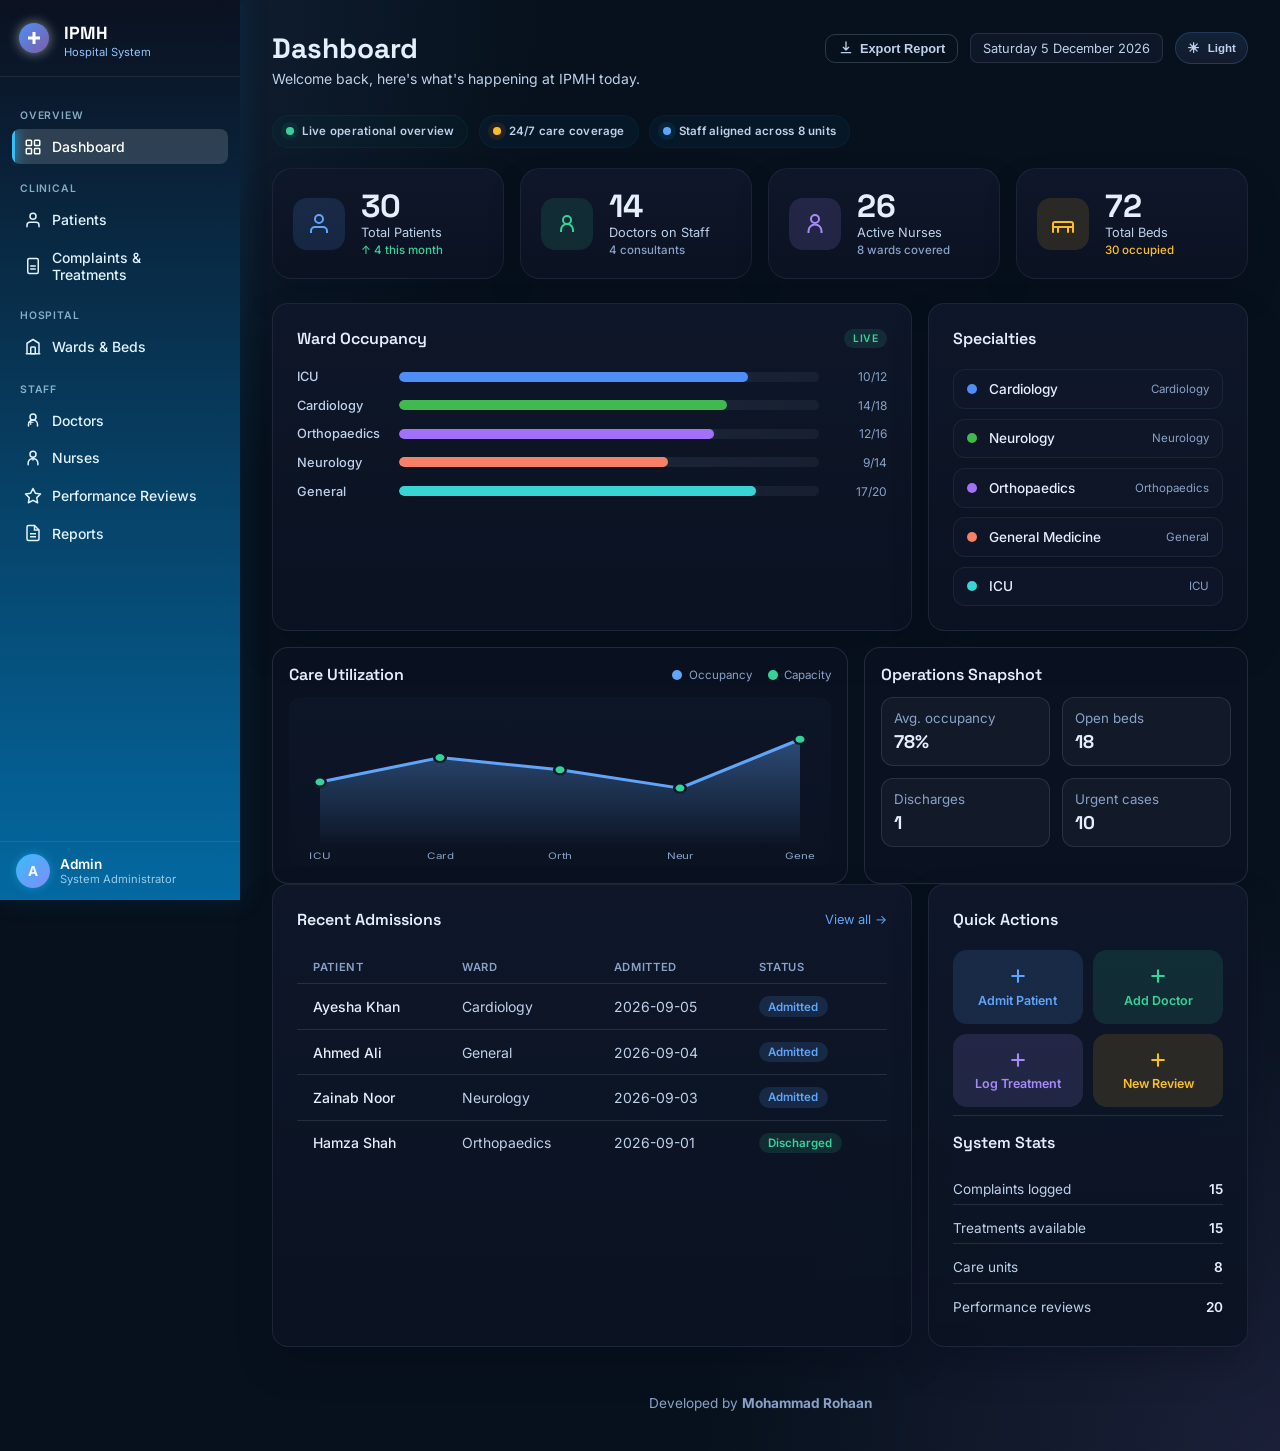
<file: index.html>
<!DOCTYPE html>
<html lang="en">

<head>
  <meta charset="UTF-8" />
  <meta name="viewport" content="width=device-width, initial-scale=1.0" />
  <meta name="description"
    content="Ivor Paine Memorial Hospital — Hospital Management System for managing patients, staff, wards, and medical records." />
  <title>IPMH — Hospital Management System</title>
  <link rel="stylesheet" href="css/global.css?v=responsive-20260906" />
  <link rel="stylesheet" href="css/dashboard.css" />
  <link rel="preconnect" href="https://fonts.googleapis.com" />
  <link rel="preconnect" href="https://fonts.gstatic.com" crossorigin />
  <link
    href="https://fonts.googleapis.com/css2?family=Inter:wght@300;400;500;600;700;800&family=Space+Grotesk:wght@400;500;600;700&display=swap"
    rel="stylesheet" />
</head>

<body>
  <!-- ── Sidebar Navigation ── -->
  <aside class="sidebar" id="sidebar">
    <div class="sidebar-brand">
      <div class="brand-icon">
        <svg viewBox="0 0 24 24" fill="none" xmlns="http://www.w3.org/2000/svg">
          <path d="M12 2C6.477 2 2 6.477 2 12s4.477 10 10 10 10-4.477 10-10S17.523 2 12 2z" fill="url(#brandGrad)" />
          <path d="M11 8h2v3h3v2h-3v3h-2v-3H8v-2h3V8z" fill="#fff" />
          <defs>
            <linearGradient id="brandGrad" x1="2" y1="2" x2="22" y2="22" gradientUnits="userSpaceOnUse">
              <stop stop-color="#4f8ef7" />
              <stop offset="1" stop-color="#7b5ea7" />
            </linearGradient>
          </defs>
        </svg>
      </div>
      <div class="brand-text">
        <span class="brand-name">IPMH</span>
        <span class="brand-sub">Hospital System</span>
      </div>
    </div>

    <nav class="sidebar-nav">
      <div class="nav-section-label">Overview</div>
      <a href="index.html" class="nav-item active" id="nav-dashboard">
        <svg class="nav-icon" viewBox="0 0 24 24" fill="none">
          <rect x="3" y="3" width="7" height="7" rx="1" stroke="currentColor" stroke-width="2" />
          <rect x="14" y="3" width="7" height="7" rx="1" stroke="currentColor" stroke-width="2" />
          <rect x="3" y="14" width="7" height="7" rx="1" stroke="currentColor" stroke-width="2" />
          <rect x="14" y="14" width="7" height="7" rx="1" stroke="currentColor" stroke-width="2" />
        </svg>
        Dashboard
      </a>

      <div class="nav-section-label">Clinical</div>
      <a href="patients.html" class="nav-item" id="nav-patients">
        <svg class="nav-icon" viewBox="0 0 24 24" fill="none">
          <path d="M20 21v-2a4 4 0 0 0-4-4H8a4 4 0 0 0-4 4v2" stroke="currentColor" stroke-width="2"
            stroke-linecap="round" />
          <circle cx="12" cy="7" r="4" stroke="currentColor" stroke-width="2" />
        </svg>
        Patients
      </a>
      <a href="complaints.html" class="nav-item" id="nav-complaints">
        <svg class="nav-icon" viewBox="0 0 24 24" fill="none">
          <path d="M9 12h6M9 16h6M17 2H7a2 2 0 0 0-2 2v16a2 2 0 0 0 2 2h10a2 2 0 0 0 2-2V4a2 2 0 0 0-2-2z"
            stroke="currentColor" stroke-width="2" stroke-linecap="round" />
        </svg>
        Complaints & Treatments
      </a>

      <div class="nav-section-label">Hospital</div>
      <a href="wards.html" class="nav-item" id="nav-wards">
        <svg class="nav-icon" viewBox="0 0 24 24" fill="none">
          <path d="M3 21h18M4 21V7l8-5 8 5v14" stroke="currentColor" stroke-width="2" stroke-linecap="round"
            stroke-linejoin="round" />
          <rect x="9" y="12" width="6" height="9" rx="1" stroke="currentColor" stroke-width="2" />
        </svg>
        Wards & Beds
      </a>

      <div class="nav-section-label">Staff</div>
      <a href="doctors.html" class="nav-item" id="nav-doctors">
        <svg class="nav-icon" viewBox="0 0 24 24" fill="none">
          <circle cx="12" cy="8" r="4" stroke="currentColor" stroke-width="2" />
          <path d="M6 20v-2a6 6 0 0 1 12 0v2" stroke="currentColor" stroke-width="2" stroke-linecap="round" />
          <path d="M9 12v6m3-3H6" stroke="currentColor" stroke-width="1.5" stroke-linecap="round" />
        </svg>
        Doctors
      </a>
      <a href="nurses.html" class="nav-item" id="nav-nurses">
        <svg class="nav-icon" viewBox="0 0 24 24" fill="none">
          <circle cx="12" cy="7" r="4" stroke="currentColor" stroke-width="2" />
          <path d="M5.5 21v-2a6.5 6.5 0 0 1 13 0v2" stroke="currentColor" stroke-width="2" stroke-linecap="round" />
          <path d="M12 11v4m-2-2h4" stroke="currentColor" stroke-width="1.5" stroke-linecap="round" />
        </svg>
        Nurses
      </a>
      <a href="reviews.html" class="nav-item" id="nav-reviews">
        <svg class="nav-icon" viewBox="0 0 24 24" fill="none">
          <polygon
            points="12 2 15.09 8.26 22 9.27 17 14.14 18.18 21.02 12 17.77 5.82 21.02 7 14.14 2 9.27 8.91 8.26 12 2"
            stroke="currentColor" stroke-width="2" stroke-linejoin="round" />
        </svg>
        Performance Reviews
      </a>
      <a href="reports.html" class="nav-item" id="nav-reports">
        <svg class="nav-icon" viewBox="0 0 24 24" fill="none">
          <path d="M14 2H6a2 2 0 0 0-2 2v16a2 2 0 0 0 2 2h12a2 2 0 0 0 2-2V8z" stroke="currentColor" stroke-width="2"/>
          <polyline points="14 2 14 8 20 8" stroke="currentColor" stroke-width="2"/>
          <line x1="8" y1="13" x2="16" y2="13" stroke="currentColor" stroke-width="2"/>
          <line x1="8" y1="17" x2="16" y2="17" stroke="currentColor" stroke-width="2"/>
        </svg>
        Reports
      </a>
    </nav>

    <div class="sidebar-footer">
      <div class="sidebar-user">
        <div class="user-avatar">A</div>
        <div class="user-info">
          <span class="user-name">Admin</span>
          <span class="user-role">System Administrator</span>
        </div>
      </div>
    </div>
  </aside>

  <!-- ── Mobile Top Bar ── -->
  <header class="topbar">
    <button class="hamburger" id="hamburgerBtn" aria-label="Toggle menu">
      <span></span><span></span><span></span>
    </button>
    <span class="topbar-title">Dashboard</span>
    <div class="topbar-actions">
      <button class="topbar-icon-btn" title="Notifications">
        <svg viewBox="0 0 24 24" fill="none" width="20" height="20">
          <path d="M18 8A6 6 0 0 0 6 8c0 7-3 9-3 9h18s-3-2-3-9M13.73 21a2 2 0 0 1-3.46 0" stroke="currentColor"
            stroke-width="2" stroke-linecap="round" />
        </svg>
        <span class="notif-badge">3</span>
      </button>
    </div>
  </header>

  <!-- ── Main Content ── -->
  <main class="main-content" id="mainContent">
    <!-- Page Header -->
    <div class="page-header">
      <div>
        <h1 class="page-title">Dashboard</h1>
        <p class="page-subtitle">Welcome back, here's what's happening at IPMH today.</p>
      </div>
      <div class="page-header-actions export-actions">
        <button class="btn btn-ghost btn-sm" id="exportDashboardBtn" type="button">
          <svg viewBox="0 0 24 24" fill="none"><path d="M12 3v12m0 0 4-4m-4 4-4-4M5 19h14" stroke="currentColor" stroke-width="2" stroke-linecap="round" stroke-linejoin="round"/></svg>
          Export Report
        </button>
        <span class="date-badge" id="currentDate"></span>
      </div>
    </div>

    <div class="hero-strip" aria-label="Operational summary">
      <div class="hero-pill"><span class="hero-dot"></span> Live operational overview</div>
      <div class="hero-pill soft"><span class="hero-dot amber"></span> 24/7 care coverage</div>
      <div class="hero-pill soft"><span class="hero-dot green"></span> Staff aligned across 8 units</div>
    </div>

    <!-- Stat Cards -->
    <div class="stats-grid">
      <div class="stat-card stat-blue" id="stat-patients">
        <div class="stat-icon">
          <svg viewBox="0 0 24 24" fill="none">
            <path d="M20 21v-2a4 4 0 0 0-4-4H8a4 4 0 0 0-4 4v2" stroke="currentColor" stroke-width="2" />
            <circle cx="12" cy="7" r="4" stroke="currentColor" stroke-width="2" />
          </svg>
        </div>
        <div class="stat-content">
          <div class="stat-number" data-target="30">0</div>
          <div class="stat-label">Total Patients</div>
          <div class="stat-change positive">↑ 4 this month</div>
        </div>
      </div>

      <div class="stat-card stat-green" id="stat-doctors">
        <div class="stat-icon">
          <svg viewBox="0 0 24 24" fill="none">
            <circle cx="12" cy="8" r="4" stroke="currentColor" stroke-width="2" />
            <path d="M6 20v-2a6 6 0 0 1 12 0v2" stroke="currentColor" stroke-width="2" />
          </svg>
        </div>
        <div class="stat-content">
          <div class="stat-number" data-target="14">0</div>
          <div class="stat-label">Doctors on Staff</div>
          <div class="stat-change neutral">4 consultants</div>
        </div>
      </div>

      <div class="stat-card stat-purple" id="stat-nurses">
        <div class="stat-icon">
          <svg viewBox="0 0 24 24" fill="none">
            <circle cx="12" cy="7" r="4" stroke="currentColor" stroke-width="2" />
            <path d="M5.5 21v-2a6.5 6.5 0 0 1 13 0v2" stroke="currentColor" stroke-width="2" />
          </svg>
        </div>
        <div class="stat-content">
          <div class="stat-number" data-target="27">0</div>
          <div class="stat-label">Active Nurses</div>
          <div class="stat-change neutral">8 wards covered</div>
        </div>
      </div>

      <div class="stat-card stat-orange" id="stat-beds">
        <div class="stat-icon">
          <svg viewBox="0 0 24 24" fill="none">
            <path d="M2 20v-8a2 2 0 0 1 2-2h16a2 2 0 0 1 2 2v8M2 15h20M7 15v5M17 15v5" stroke="currentColor"
              stroke-width="2" stroke-linecap="round" />
          </svg>
        </div>
        <div class="stat-content">
          <div class="stat-number" data-target="50">0</div>
          <div class="stat-label">Total Beds</div>
          <div class="stat-change negative">30 occupied</div>
        </div>
      </div>
    </div>

    <!-- Charts & Info Row -->
    <div class="dashboard-grid">
      <!-- Ward Occupancy -->
      <div class="card card-wide">
        <div class="card-header">
          <h2 class="card-title">Ward Occupancy</h2>
          <span class="card-badge">Live</span>
        </div>
        <div class="ward-bars" id="wardBars"></div>
      </div>

      <!-- Specialty Breakdown -->
      <div class="card">
        <div class="card-header">
          <h2 class="card-title">Specialties</h2>
        </div>
        <div class="specialty-list" id="specialtyList"></div>
      </div>
    </div>

    <div class="analytics-panel">
      <div class="chart-card">
        <div class="chart-header">
          <h2 class="card-title">Care Utilization</h2>
          <div class="chart-legend">
            <span class="legend-swatch"><span style="background:#60a5fa"></span> Occupancy</span>
            <span class="legend-swatch"><span style="background:#34d399"></span> Capacity</span>
          </div>
        </div>
        <svg class="chart-svg" id="utilizationChart" viewBox="0 0 420 170" preserveAspectRatio="none" aria-label="Utilization chart"></svg>
      </div>

      <div class="chart-card">
        <div class="chart-header">
          <h2 class="card-title">Operations Snapshot</h2>
        </div>
        <div class="chart-stat-grid">
          <div class="chart-mini-stat">
            <small>Avg. occupancy</small>
            <strong id="avgOccupancy">0%</strong>
          </div>
          <div class="chart-mini-stat">
            <small>Open beds</small>
            <strong id="openBeds">0</strong>
          </div>
          <div class="chart-mini-stat">
            <small>Discharges</small>
            <strong id="dischargeCount">0</strong>
          </div>
          <div class="chart-mini-stat">
            <small>Urgent cases</small>
            <strong id="urgentCases">0</strong>
          </div>
        </div>
      </div>
    </div>

    <!-- Recent Patients + Quick Actions -->
    <div class="dashboard-grid">
      <!-- Recent Patients -->
      <div class="card card-wide">
        <div class="card-header">
          <h2 class="card-title">Recent Admissions</h2>
          <a href="patients.html" class="card-link">View all →</a>
        </div>
        <div class="table-wrapper">
          <table class="data-table" id="recentPatientsTable">
            <thead>
              <tr>
                <th>Patient</th>
                <th>Ward</th>
                <th>Admitted</th>
                <th>Status</th>
              </tr>
            </thead>
            <tbody id="recentPatientsBody"></tbody>
          </table>
        </div>
      </div>

      <!-- Quick Actions -->
      <div class="card">
        <div class="card-header">
          <h2 class="card-title">Quick Actions</h2>
        </div>
        <div class="quick-actions">
          <a href="patients.html#add" class="qa-btn qa-blue">
            <svg viewBox="0 0 24 24" fill="none">
              <path d="M12 5v14M5 12h14" stroke="currentColor" stroke-width="2.5" stroke-linecap="round" />
            </svg>
            Admit Patient
          </a>
          <a href="doctors.html#add" class="qa-btn qa-green">
            <svg viewBox="0 0 24 24" fill="none">
              <path d="M12 5v14M5 12h14" stroke="currentColor" stroke-width="2.5" stroke-linecap="round" />
            </svg>
            Add Doctor
          </a>
          <a href="complaints.html#add" class="qa-btn qa-purple">
            <svg viewBox="0 0 24 24" fill="none">
              <path d="M12 5v14M5 12h14" stroke="currentColor" stroke-width="2.5" stroke-linecap="round" />
            </svg>
            Log Treatment
          </a>
          <a href="reviews.html#add" class="qa-btn qa-orange">
            <svg viewBox="0 0 24 24" fill="none">
              <path d="M12 5v14M5 12h14" stroke="currentColor" stroke-width="2.5" stroke-linecap="round" />
            </svg>
            New Review
          </a>
        </div>

        <div class="card-divider"></div>

        <div class="card-header" style="margin-top:1rem;">
          <h2 class="card-title">System Stats</h2>
        </div>
        <ul class="info-list">
          <li><span>Complaints logged</span><strong>15</strong></li>
          <li><span>Treatments available</span><strong>15</strong></li>
          <li><span>Care units</span><strong>8</strong></li>
          <li><span>Performance reviews</span><strong>20</strong></li>
        </ul>
      </div>
    </div>

    <!-- Developers Footer -->
    <div style="text-align: center; margin-top: 3rem; color: var(--text-3); font-size: 0.85rem;">
      Developed by <strong>Mohammad Rohaan</strong>
    </div>
  </main>

  <script src="js/api.js"></script>
  <script src="js/live-sync.js"></script>
  <script src="js/dashboard.js"></script>
  <script src="js/nav.js"></script>
</body>

</html>
</file>
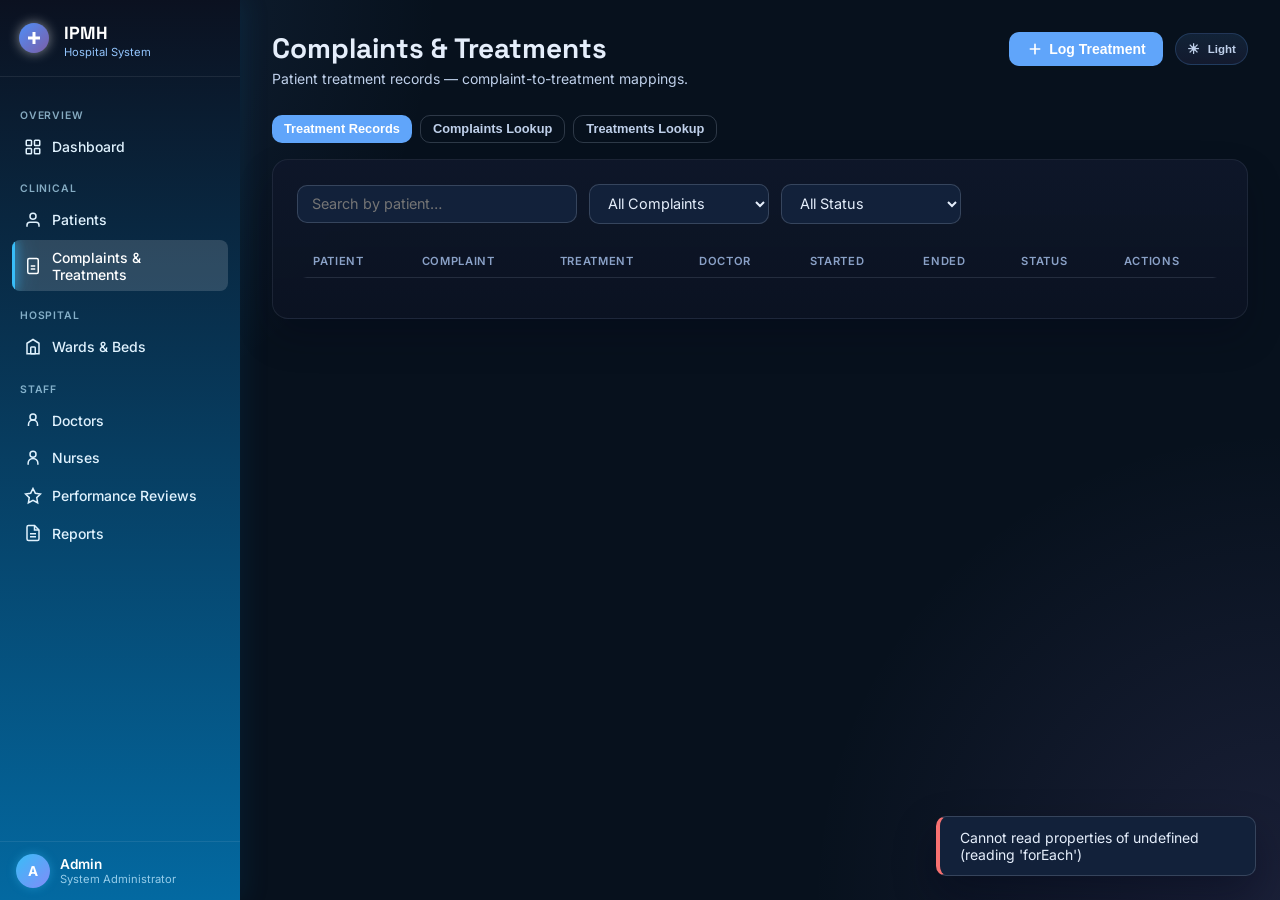
<file: complaints.html>
<!DOCTYPE html>
<html lang="en">
<head>
  <meta charset="UTF-8"/><meta name="viewport" content="width=device-width,initial-scale=1.0"/>
  <title>Complaints & Treatments — IPMH</title>
  <link rel="stylesheet" href="css/global.css?v=responsive-20260906"/><link rel="stylesheet" href="css/pages.css"/>
  <link href="https://fonts.googleapis.com/css2?family=Inter:wght@300;400;500;600;700;800&family=Space+Grotesk:wght@400;500;600;700&display=swap" rel="stylesheet"/>
</head>
<body>
<aside class="sidebar" id="sidebar">
  <div class="sidebar-brand"><div class="brand-icon"><svg viewBox="0 0 24 24" fill="none"><path d="M12 2C6.477 2 2 6.477 2 12s4.477 10 10 10 10-4.477 10-10S17.523 2 12 2z" fill="url(#g1)"/><path d="M11 8h2v3h3v2h-3v3h-2v-3H8v-2h3V8z" fill="#fff"/><defs><linearGradient id="g1" x1="2" y1="2" x2="22" y2="22" gradientUnits="userSpaceOnUse"><stop stop-color="#4f8ef7"/><stop offset="1" stop-color="#7b5ea7"/></linearGradient></defs></svg></div><div class="brand-text"><span class="brand-name">IPMH</span><span class="brand-sub">Hospital System</span></div></div>
  <nav class="sidebar-nav">
    <div class="nav-section-label">Overview</div>
    <a href="index.html" class="nav-item"><svg class="nav-icon" viewBox="0 0 24 24" fill="none"><rect x="3" y="3" width="7" height="7" rx="1" stroke="currentColor" stroke-width="2"/><rect x="14" y="3" width="7" height="7" rx="1" stroke="currentColor" stroke-width="2"/><rect x="3" y="14" width="7" height="7" rx="1" stroke="currentColor" stroke-width="2"/><rect x="14" y="14" width="7" height="7" rx="1" stroke="currentColor" stroke-width="2"/></svg>Dashboard</a>
    <div class="nav-section-label">Clinical</div>
    <a href="patients.html" class="nav-item"><svg class="nav-icon" viewBox="0 0 24 24" fill="none"><path d="M20 21v-2a4 4 0 0 0-4-4H8a4 4 0 0 0-4 4v2" stroke="currentColor" stroke-width="2"/><circle cx="12" cy="7" r="4" stroke="currentColor" stroke-width="2"/></svg>Patients</a>
    <a href="complaints.html" class="nav-item active"><svg class="nav-icon" viewBox="0 0 24 24" fill="none"><path d="M9 12h6M9 16h6M17 2H7a2 2 0 0 0-2 2v16a2 2 0 0 0 2 2h10a2 2 0 0 0 2-2V4a2 2 0 0 0-2-2z" stroke="currentColor" stroke-width="2"/></svg>Complaints &amp; Treatments</a>
    <div class="nav-section-label">Hospital</div>
    <a href="wards.html" class="nav-item"><svg class="nav-icon" viewBox="0 0 24 24" fill="none"><path d="M3 21h18M4 21V7l8-5 8 5v14" stroke="currentColor" stroke-width="2"/><rect x="9" y="12" width="6" height="9" rx="1" stroke="currentColor" stroke-width="2"/></svg>Wards &amp; Beds</a>
    <div class="nav-section-label">Staff</div>
    <a href="doctors.html" class="nav-item"><svg class="nav-icon" viewBox="0 0 24 24" fill="none"><circle cx="12" cy="8" r="4" stroke="currentColor" stroke-width="2"/><path d="M6 20v-2a6 6 0 0 1 12 0v2" stroke="currentColor" stroke-width="2"/></svg>Doctors</a>
    <a href="nurses.html" class="nav-item"><svg class="nav-icon" viewBox="0 0 24 24" fill="none"><circle cx="12" cy="7" r="4" stroke="currentColor" stroke-width="2"/><path d="M5.5 21v-2a6.5 6.5 0 0 1 13 0v2" stroke="currentColor" stroke-width="2"/></svg>Nurses</a>
    <a href="reviews.html" class="nav-item"><svg class="nav-icon" viewBox="0 0 24 24" fill="none"><polygon points="12 2 15.09 8.26 22 9.27 17 14.14 18.18 21.02 12 17.77 5.82 21.02 7 14.14 2 9.27 8.91 8.26 12 2" stroke="currentColor" stroke-width="2"/></svg>Performance Reviews</a>
    <a href="reports.html" class="nav-item"><svg class="nav-icon" viewBox="0 0 24 24" fill="none"><path d="M14 2H6a2 2 0 0 0-2 2v16a2 2 0 0 0 2 2h12a2 2 0 0 0 2-2V8z" stroke="currentColor" stroke-width="2"/><polyline points="14 2 14 8 20 8" stroke="currentColor" stroke-width="2"/><line x1="8" y1="13" x2="16" y2="13" stroke="currentColor" stroke-width="2"/><line x1="8" y1="17" x2="16" y2="17" stroke="currentColor" stroke-width="2"/></svg>Reports</a>
  </nav>
  <div class="sidebar-footer"><div class="sidebar-user"><div class="user-avatar">A</div><div class="user-info"><span class="user-name">Admin</span><span class="user-role">System Administrator</span></div></div></div>
</aside>
<header class="topbar"><button class="hamburger" id="hamburgerBtn"><span></span><span></span><span></span></button><span class="topbar-title">Complaints &amp; Treatments</span></header>

<main class="main-content">
  <div class="page-header">
    <div><h1 class="page-title">Complaints &amp; Treatments</h1><p class="page-subtitle">Patient treatment records — complaint-to-treatment mappings.</p></div>
    <div class="page-header-actions">
      <button class="btn btn-primary" onclick="openModal('pctModal')">
        <svg viewBox="0 0 24 24" fill="none"><path d="M12 5v14M5 12h14" stroke="currentColor" stroke-width="2.5" stroke-linecap="round"/></svg>Log Treatment
      </button>
    </div>
  </div>

  <!-- Tabs -->
  <div style="display:flex;gap:0.5rem;margin-bottom:1rem;">
    <button class="btn btn-primary btn-sm" id="tabRecords" onclick="switchTab('records')">Treatment Records</button>
    <button class="btn btn-ghost btn-sm" id="tabComplaints" onclick="switchTab('complaints')">Complaints Lookup</button>
    <button class="btn btn-ghost btn-sm" id="tabTreatments" onclick="switchTab('treatments')">Treatments Lookup</button>
  </div>

  <!-- Treatment Records Tab -->
  <div id="panelRecords" class="card">
    <div class="filter-bar">
      <input type="text" id="searchInput" placeholder="Search by patient…"/>
      <select id="complaintFilter"><option value="">All Complaints</option></select>
      <select id="statusFilter"><option value="">All Status</option><option value="ongoing">Ongoing</option><option value="ended">Ended</option></select>
    </div>
    <div class="table-wrapper">
      <table class="data-table">
        <thead><tr><th>Patient</th><th>Complaint</th><th>Treatment</th><th>Doctor</th><th>Started</th><th>Ended</th><th>Status</th><th>Actions</th></tr></thead>
        <tbody id="pctTbody"></tbody>
      </table>
    </div>
    <div class="pagination" id="pctPagination"></div>
  </div>

  <!-- Complaints Lookup Tab -->
  <div id="panelComplaints" class="card" style="display:none">
    <div class="table-wrapper">
      <table class="data-table">
        <thead><tr><th>Code</th><th>Description</th><th>Occurrences</th></tr></thead>
        <tbody id="complaintsTbody"></tbody>
      </table>
    </div>
  </div>

  <!-- Treatments Lookup Tab -->
  <div id="panelTreatments" class="card" style="display:none">
    <div class="table-wrapper">
      <table class="data-table">
        <thead><tr><th>Code</th><th>Description</th><th>Times Used</th></tr></thead>
        <tbody id="treatmentsTbody"></tbody>
      </table>
    </div>
  </div>
</main>

<!-- Log Treatment Modal -->
<div class="modal-overlay" id="pctModal">
  <div class="modal">
    <div class="modal-header"><h2 class="modal-title">Log Treatment</h2><button class="modal-close">✕</button></div>
    <form id="pctForm">
      <div class="form-group"><label class="form-label">Patient <span class="required-star">*</span></label><select id="pctPatient" required></select></div>
      <div class="form-row">
        <div class="form-group"><label class="form-label">Complaint <span class="required-star">*</span></label><select id="pctComplaint" required></select></div>
        <div class="form-group"><label class="form-label">Treatment <span class="required-star">*</span></label><select id="pctTreatment" required></select></div>
      </div>
      <div class="form-row">
        <div class="form-group"><label class="form-label">Doctor <span class="required-star">*</span></label><select id="pctDoctor" required></select></div>
        <div class="form-group"><label class="form-label">Date Started <span class="required-star">*</span></label><input type="date" id="pctStarted" required/></div>
      </div>
      <div class="form-group"><label class="form-label">Date Ended</label><input type="date" id="pctEnded"/></div>
      <div class="form-actions">
        <button type="button" class="btn btn-ghost" onclick="closeModal('pctModal')">Cancel</button>
        <button type="submit" class="btn btn-primary">Save Record</button>
      </div>
    </form>
  </div>
</div>

<script src="js/api.js"></script>
<script src="js/live-sync.js"></script>
<script src="js/complaints.js"></script>
<script src="js/nav.js"></script>
</body></html>
</file>
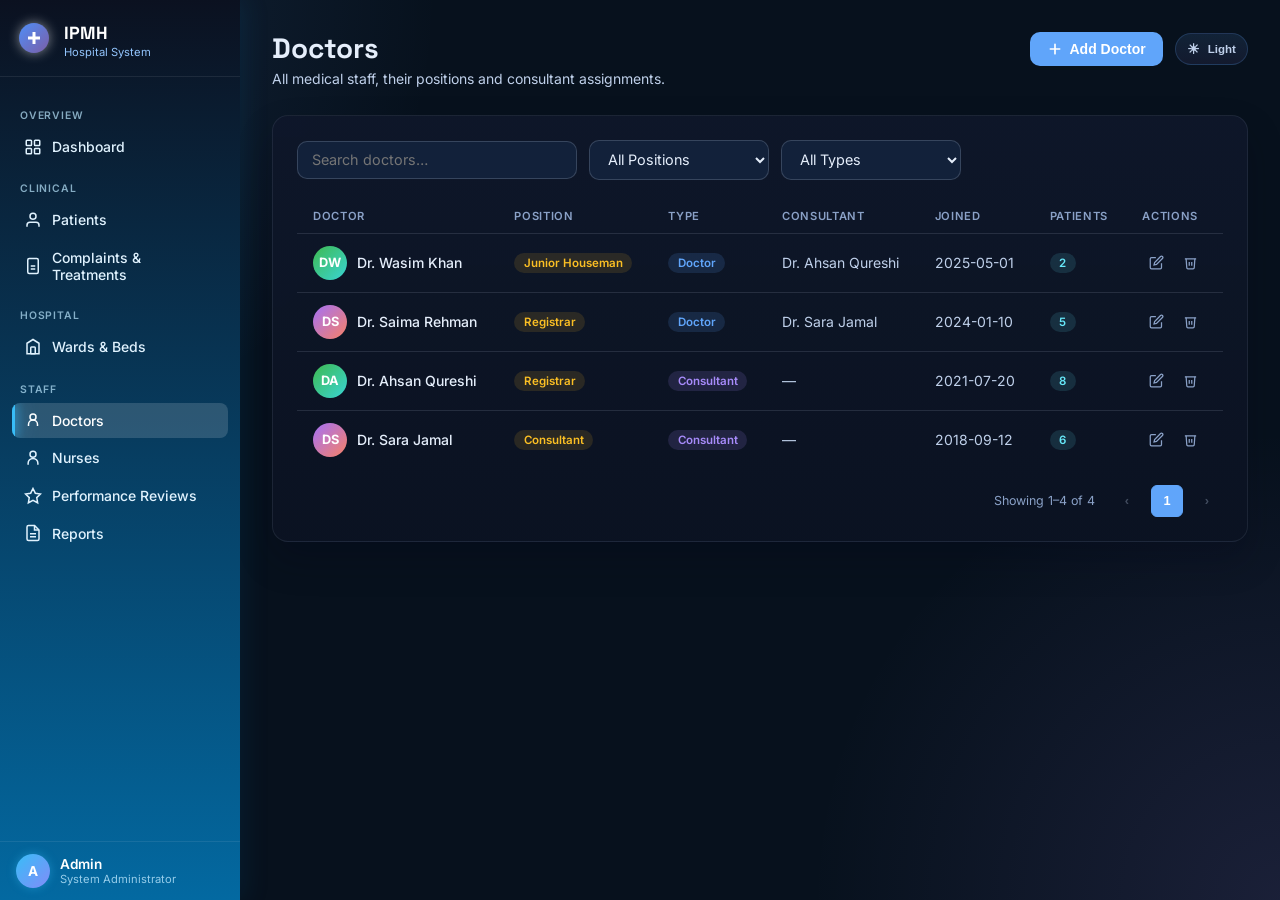
<file: doctors.html>
<!DOCTYPE html>
<html lang="en">
<head>
  <meta charset="UTF-8"/><meta name="viewport" content="width=device-width,initial-scale=1.0"/>
  <meta name="description" content="IPMH — Doctor records, experience, and performance."/>
  <title>Doctors — IPMH</title>
  <link rel="stylesheet" href="css/global.css?v=responsive-20260906"/><link rel="stylesheet" href="css/pages.css"/>
  <link href="https://fonts.googleapis.com/css2?family=Inter:wght@300;400;500;600;700;800&family=Space+Grotesk:wght@400;500;600;700&display=swap" rel="stylesheet"/>
</head>
<body>
<aside class="sidebar" id="sidebar">
  <div class="sidebar-brand"><div class="brand-icon"><svg viewBox="0 0 24 24" fill="none"><path d="M12 2C6.477 2 2 6.477 2 12s4.477 10 10 10 10-4.477 10-10S17.523 2 12 2z" fill="url(#g1)"/><path d="M11 8h2v3h3v2h-3v3h-2v-3H8v-2h3V8z" fill="#fff"/><defs><linearGradient id="g1" x1="2" y1="2" x2="22" y2="22" gradientUnits="userSpaceOnUse"><stop stop-color="#4f8ef7"/><stop offset="1" stop-color="#7b5ea7"/></linearGradient></defs></svg></div><div class="brand-text"><span class="brand-name">IPMH</span><span class="brand-sub">Hospital System</span></div></div>
  <nav class="sidebar-nav">
    <div class="nav-section-label">Overview</div>
    <a href="index.html" class="nav-item"><svg class="nav-icon" viewBox="0 0 24 24" fill="none"><rect x="3" y="3" width="7" height="7" rx="1" stroke="currentColor" stroke-width="2"/><rect x="14" y="3" width="7" height="7" rx="1" stroke="currentColor" stroke-width="2"/><rect x="3" y="14" width="7" height="7" rx="1" stroke="currentColor" stroke-width="2"/><rect x="14" y="14" width="7" height="7" rx="1" stroke="currentColor" stroke-width="2"/></svg>Dashboard</a>
    <div class="nav-section-label">Clinical</div>
    <a href="patients.html" class="nav-item"><svg class="nav-icon" viewBox="0 0 24 24" fill="none"><path d="M20 21v-2a4 4 0 0 0-4-4H8a4 4 0 0 0-4 4v2" stroke="currentColor" stroke-width="2"/><circle cx="12" cy="7" r="4" stroke="currentColor" stroke-width="2"/></svg>Patients</a>
    <a href="complaints.html" class="nav-item"><svg class="nav-icon" viewBox="0 0 24 24" fill="none"><path d="M9 12h6M9 16h6M17 2H7a2 2 0 0 0-2 2v16a2 2 0 0 0 2 2h10a2 2 0 0 0 2-2V4a2 2 0 0 0-2-2z" stroke="currentColor" stroke-width="2"/></svg>Complaints &amp; Treatments</a>
    <div class="nav-section-label">Hospital</div>
    <a href="wards.html" class="nav-item"><svg class="nav-icon" viewBox="0 0 24 24" fill="none"><path d="M3 21h18M4 21V7l8-5 8 5v14" stroke="currentColor" stroke-width="2"/><rect x="9" y="12" width="6" height="9" rx="1" stroke="currentColor" stroke-width="2"/></svg>Wards &amp; Beds</a>
    <div class="nav-section-label">Staff</div>
    <a href="doctors.html" class="nav-item active"><svg class="nav-icon" viewBox="0 0 24 24" fill="none"><circle cx="12" cy="8" r="4" stroke="currentColor" stroke-width="2"/><path d="M6 20v-2a6 6 0 0 1 12 0v2" stroke="currentColor" stroke-width="2"/></svg>Doctors</a>
    <a href="nurses.html" class="nav-item"><svg class="nav-icon" viewBox="0 0 24 24" fill="none"><circle cx="12" cy="7" r="4" stroke="currentColor" stroke-width="2"/><path d="M5.5 21v-2a6.5 6.5 0 0 1 13 0v2" stroke="currentColor" stroke-width="2"/></svg>Nurses</a>
    <a href="reviews.html" class="nav-item"><svg class="nav-icon" viewBox="0 0 24 24" fill="none"><polygon points="12 2 15.09 8.26 22 9.27 17 14.14 18.18 21.02 12 17.77 5.82 21.02 7 14.14 2 9.27 8.91 8.26 12 2" stroke="currentColor" stroke-width="2"/></svg>Performance Reviews</a>
    <a href="reports.html" class="nav-item"><svg class="nav-icon" viewBox="0 0 24 24" fill="none"><path d="M14 2H6a2 2 0 0 0-2 2v16a2 2 0 0 0 2 2h12a2 2 0 0 0 2-2V8z" stroke="currentColor" stroke-width="2"/><polyline points="14 2 14 8 20 8" stroke="currentColor" stroke-width="2"/><line x1="8" y1="13" x2="16" y2="13" stroke="currentColor" stroke-width="2"/><line x1="8" y1="17" x2="16" y2="17" stroke="currentColor" stroke-width="2"/></svg>Reports</a>
  </nav>
  <div class="sidebar-footer"><div class="sidebar-user"><div class="user-avatar">A</div><div class="user-info"><span class="user-name">Admin</span><span class="user-role">System Administrator</span></div></div></div>
</aside>
<header class="topbar"><button class="hamburger" id="hamburgerBtn"><span></span><span></span><span></span></button><span class="topbar-title">Doctors</span></header>

<main class="main-content">
  <div class="page-header">
    <div><h1 class="page-title">Doctors</h1><p class="page-subtitle">All medical staff, their positions and consultant assignments.</p></div>
    <div class="page-header-actions">
      <button class="btn btn-primary" onclick="openAddDoctor()">
        <svg viewBox="0 0 24 24" fill="none"><path d="M12 5v14M5 12h14" stroke="currentColor" stroke-width="2.5" stroke-linecap="round"/></svg>Add Doctor
      </button>
    </div>
  </div>

  <div class="card">
    <div class="filter-bar">
      <input type="text" id="searchInput" placeholder="Search doctors…"/>
      <select id="posFilter"><option value="">All Positions</option>
        <option>Student</option><option>Junior Houseman</option><option>Senior Houseman</option>
        <option>Asst Registrar</option><option>Registrar</option>
      </select>
      <select id="typeFilter"><option value="">All Types</option><option value="consultant">Consultants only</option><option value="doctor">Doctors only</option></select>
    </div>
    <div class="table-wrapper">
      <table class="data-table">
        <thead><tr><th>Doctor</th><th>Position</th><th>Type</th><th>Consultant</th><th>Joined</th><th>Patients</th><th>Actions</th></tr></thead>
        <tbody id="doctorsTbody"></tbody>
      </table>
    </div>
    <div class="pagination" id="pagination"></div>
  </div>
</main>

<!-- Add/Edit Doctor Modal -->
<div class="modal-overlay" id="doctorModal">
  <div class="modal">
    <div class="modal-header"><h2 class="modal-title" id="doctorModalTitle">Add Doctor</h2><button class="modal-close">✕</button></div>
    <form id="doctorForm">
      <input type="hidden" id="editDoctorNo"/>
      <div class="form-group"><label class="form-label">Full Name <span class="required-star">*</span></label><input type="text" id="dName" required placeholder="Dr. First Last"/></div>
      <div class="form-row">
        <div class="form-group"><label class="form-label">Position <span class="required-star">*</span></label>
          <select id="dPosition" required>
            <option value="">Select…</option>
            <option>Student</option><option>Junior Houseman</option><option>Senior Houseman</option>
            <option>Asst Registrar</option><option>Registrar</option>
          </select>
        </div>
        <div class="form-group"><label class="form-label">Date Joined <span class="required-star">*</span></label><input type="date" id="dJoined" required/></div>
      </div>
      <div class="form-group"><label class="form-label">Assigned Consultant</label><select id="dConsultant"><option value="">None (is consultant)</option></select></div>
      <div class="form-actions">
        <button type="button" class="btn btn-ghost" onclick="closeModal('doctorModal')">Cancel</button>
        <button type="submit" class="btn btn-primary" id="doctorSubmitBtn">Add Doctor</button>
      </div>
    </form>
  </div>
</div>

<!-- Delete Modal -->
<div class="modal-overlay" id="deleteDoctorModal">
  <div class="modal" style="max-width:400px">
    <div class="modal-header"><h2 class="modal-title">Confirm Delete</h2><button class="modal-close">✕</button></div>
    <p class="confirm-body">Remove <span class="confirm-name" id="deleteDoctorName"></span>? This cannot be undone.</p>
    <div class="form-actions">
      <button class="btn btn-ghost" onclick="closeModal('deleteDoctorModal')">Cancel</button>
      <button class="btn btn-danger" id="confirmDeleteDoctorBtn">Delete</button>
    </div>
  </div>
</div>

<script src="js/api.js"></script>
<script src="js/live-sync.js"></script>
<script src="js/doctors.js"></script>
<script src="js/nav.js"></script>
</body></html>
</file>
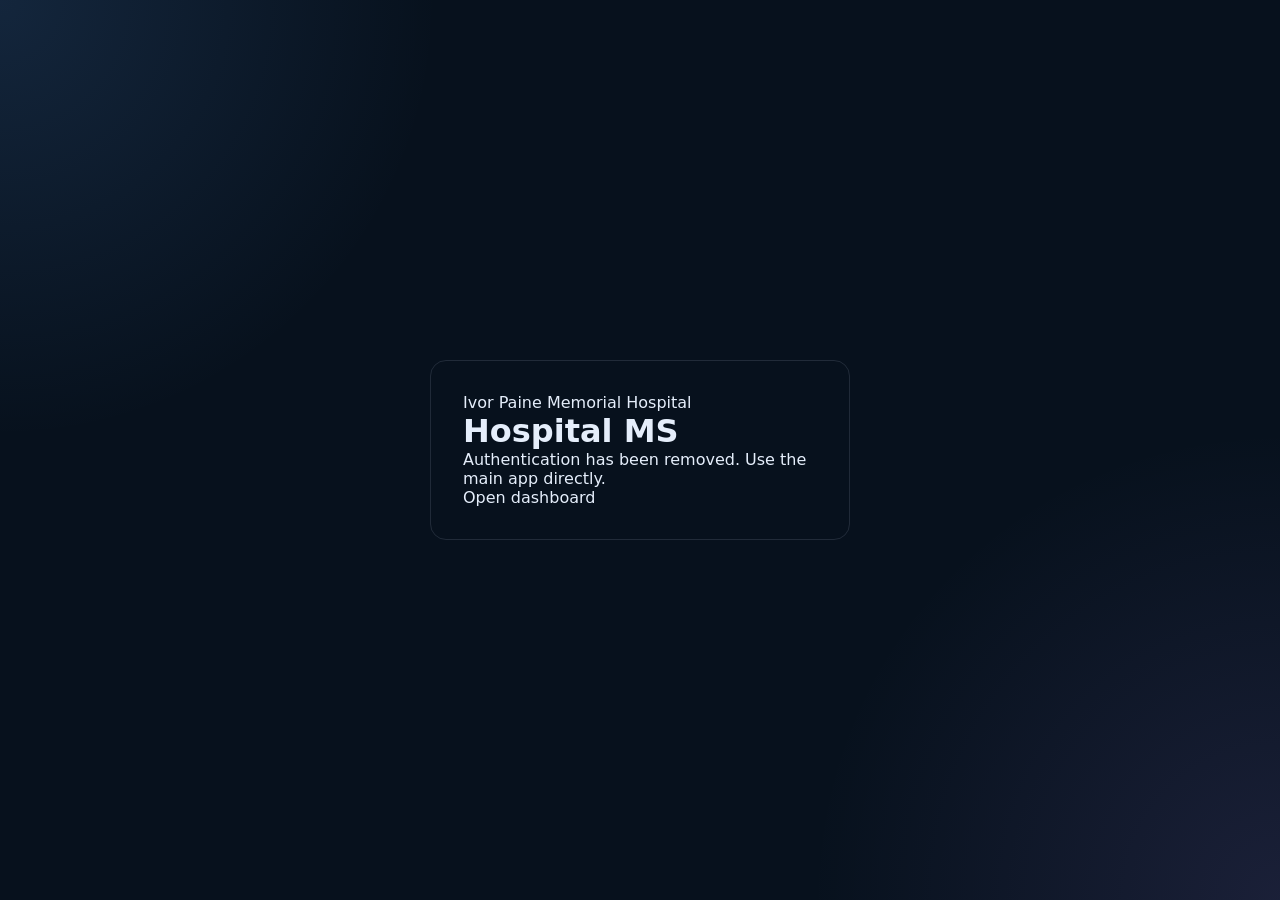
<file: login.html>
<!doctype html>
<html lang="en">
<head>
  <meta charset="utf-8" />
  <meta name="viewport" content="width=device-width, initial-scale=1" />
  <title>Hospital MS</title>
  <link rel="stylesheet" href="css/global.css?v=responsive-20260906" />
  <style>body{min-height:100vh;display:grid;place-items:center}.login{width:min(420px,calc(100% - 32px));padding:32px;border:1px solid var(--border);border-radius:16px;background:var(--surface)}label,input,button{display:block;width:100%}label{margin-top:16px}input{margin-top:7px;padding:12px;border-radius:8px;border:1px solid var(--border)}button{margin-top:24px;padding:12px;border:0;border-radius:8px;background:var(--accent);color:#fff;font-weight:700;cursor:pointer}#error{min-height:22px;color:#d33;margin-top:14px}</style>
</head>
<body>
  <main class="login"><p class="eyebrow">Ivor Paine Memorial Hospital</p><h1>Hospital MS</h1><p>Authentication has been removed. Use the main app directly.</p><p><a href="index.html">Open dashboard</a></p></main>
</body>
</html>
</file>
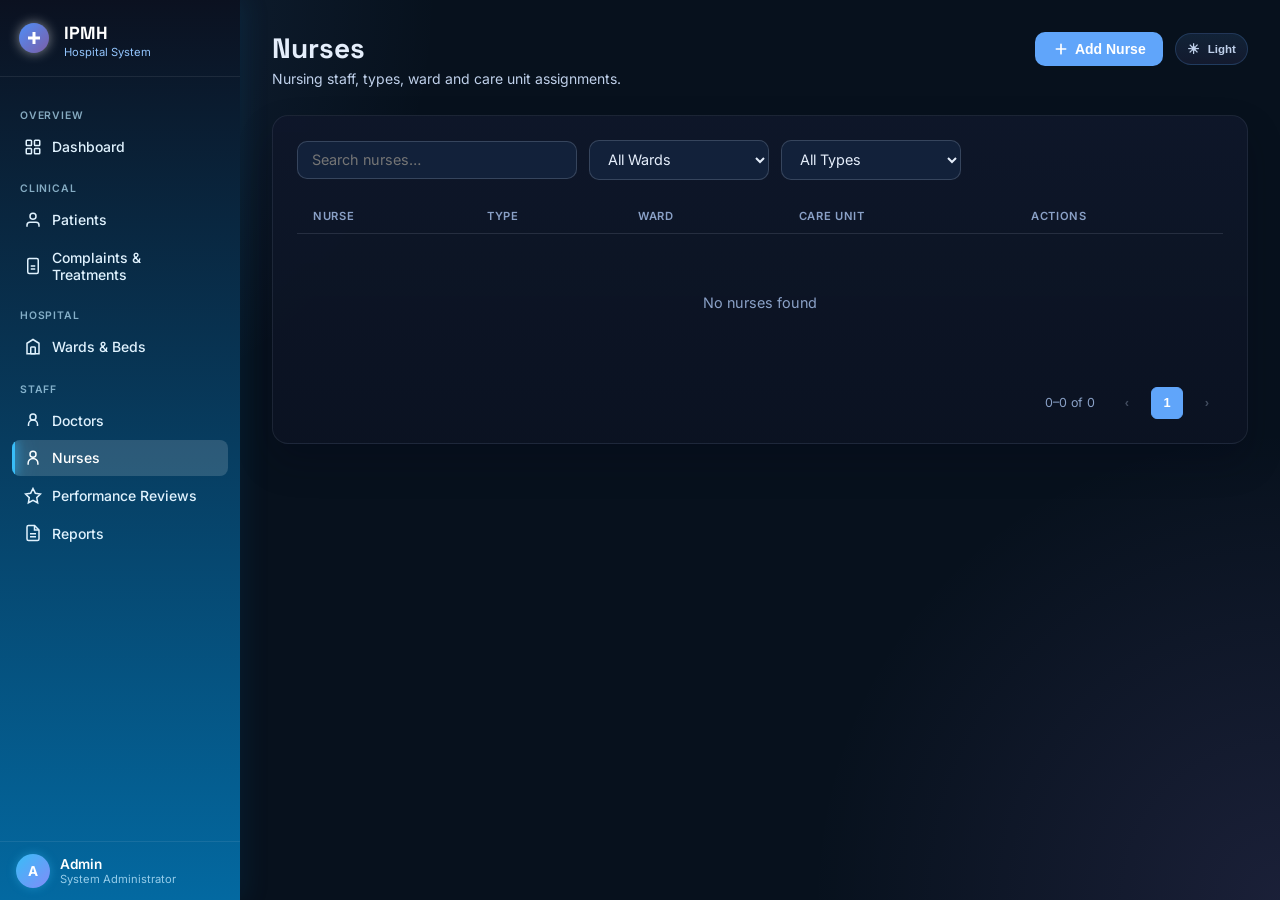
<file: nurses.html>
<!DOCTYPE html>
<html lang="en">
<head>
  <meta charset="UTF-8"/><meta name="viewport" content="width=device-width,initial-scale=1.0"/>
  <title>Nurses — IPMH</title>
  <link rel="stylesheet" href="css/global.css?v=responsive-20260906"/><link rel="stylesheet" href="css/pages.css"/>
  <link href="https://fonts.googleapis.com/css2?family=Inter:wght@300;400;500;600;700;800&family=Space+Grotesk:wght@400;500;600;700&display=swap" rel="stylesheet"/>
</head>
<body>
<aside class="sidebar" id="sidebar">
  <div class="sidebar-brand"><div class="brand-icon"><svg viewBox="0 0 24 24" fill="none"><path d="M12 2C6.477 2 2 6.477 2 12s4.477 10 10 10 10-4.477 10-10S17.523 2 12 2z" fill="url(#g1)"/><path d="M11 8h2v3h3v2h-3v3h-2v-3H8v-2h3V8z" fill="#fff"/><defs><linearGradient id="g1" x1="2" y1="2" x2="22" y2="22" gradientUnits="userSpaceOnUse"><stop stop-color="#4f8ef7"/><stop offset="1" stop-color="#7b5ea7"/></linearGradient></defs></svg></div><div class="brand-text"><span class="brand-name">IPMH</span><span class="brand-sub">Hospital System</span></div></div>
  <nav class="sidebar-nav">
    <div class="nav-section-label">Overview</div>
    <a href="index.html" class="nav-item"><svg class="nav-icon" viewBox="0 0 24 24" fill="none"><rect x="3" y="3" width="7" height="7" rx="1" stroke="currentColor" stroke-width="2"/><rect x="14" y="3" width="7" height="7" rx="1" stroke="currentColor" stroke-width="2"/><rect x="3" y="14" width="7" height="7" rx="1" stroke="currentColor" stroke-width="2"/><rect x="14" y="14" width="7" height="7" rx="1" stroke="currentColor" stroke-width="2"/></svg>Dashboard</a>
    <div class="nav-section-label">Clinical</div>
    <a href="patients.html" class="nav-item"><svg class="nav-icon" viewBox="0 0 24 24" fill="none"><path d="M20 21v-2a4 4 0 0 0-4-4H8a4 4 0 0 0-4 4v2" stroke="currentColor" stroke-width="2"/><circle cx="12" cy="7" r="4" stroke="currentColor" stroke-width="2"/></svg>Patients</a>
    <a href="complaints.html" class="nav-item"><svg class="nav-icon" viewBox="0 0 24 24" fill="none"><path d="M9 12h6M9 16h6M17 2H7a2 2 0 0 0-2 2v16a2 2 0 0 0 2 2h10a2 2 0 0 0 2-2V4a2 2 0 0 0-2-2z" stroke="currentColor" stroke-width="2"/></svg>Complaints &amp; Treatments</a>
    <div class="nav-section-label">Hospital</div>
    <a href="wards.html" class="nav-item"><svg class="nav-icon" viewBox="0 0 24 24" fill="none"><path d="M3 21h18M4 21V7l8-5 8 5v14" stroke="currentColor" stroke-width="2"/><rect x="9" y="12" width="6" height="9" rx="1" stroke="currentColor" stroke-width="2"/></svg>Wards &amp; Beds</a>
    <div class="nav-section-label">Staff</div>
    <a href="doctors.html" class="nav-item"><svg class="nav-icon" viewBox="0 0 24 24" fill="none"><circle cx="12" cy="8" r="4" stroke="currentColor" stroke-width="2"/><path d="M6 20v-2a6 6 0 0 1 12 0v2" stroke="currentColor" stroke-width="2"/></svg>Doctors</a>
    <a href="nurses.html" class="nav-item active"><svg class="nav-icon" viewBox="0 0 24 24" fill="none"><circle cx="12" cy="7" r="4" stroke="currentColor" stroke-width="2"/><path d="M5.5 21v-2a6.5 6.5 0 0 1 13 0v2" stroke="currentColor" stroke-width="2"/></svg>Nurses</a>
    <a href="reviews.html" class="nav-item"><svg class="nav-icon" viewBox="0 0 24 24" fill="none"><polygon points="12 2 15.09 8.26 22 9.27 17 14.14 18.18 21.02 12 17.77 5.82 21.02 7 14.14 2 9.27 8.91 8.26 12 2" stroke="currentColor" stroke-width="2"/></svg>Performance Reviews</a>
    <a href="reports.html" class="nav-item"><svg class="nav-icon" viewBox="0 0 24 24" fill="none"><path d="M14 2H6a2 2 0 0 0-2 2v16a2 2 0 0 0 2 2h12a2 2 0 0 0 2-2V8z" stroke="currentColor" stroke-width="2"/><polyline points="14 2 14 8 20 8" stroke="currentColor" stroke-width="2"/><line x1="8" y1="13" x2="16" y2="13" stroke="currentColor" stroke-width="2"/><line x1="8" y1="17" x2="16" y2="17" stroke="currentColor" stroke-width="2"/></svg>Reports</a>
  </nav>
  <div class="sidebar-footer"><div class="sidebar-user"><div class="user-avatar">A</div><div class="user-info"><span class="user-name">Admin</span><span class="user-role">System Administrator</span></div></div></div>
</aside>
<header class="topbar"><button class="hamburger" id="hamburgerBtn"><span></span><span></span><span></span></button><span class="topbar-title">Nurses</span></header>

<main class="main-content">
  <div class="page-header">
    <div><h1 class="page-title">Nurses</h1><p class="page-subtitle">Nursing staff, types, ward and care unit assignments.</p></div>
    <div class="page-header-actions">
      <button class="btn btn-primary" onclick="openModal('nurseModal')">
        <svg viewBox="0 0 24 24" fill="none"><path d="M12 5v14M5 12h14" stroke="currentColor" stroke-width="2.5" stroke-linecap="round"/></svg>Add Nurse
      </button>
    </div>
  </div>

  <div class="card">
    <div class="filter-bar">
      <input type="text" id="searchInput" placeholder="Search nurses…"/>
      <select id="wardFilter"><option value="">All Wards</option></select>
      <select id="typeFilter"><option value="">All Types</option>
        <option>Day Sister</option><option>Night Sister</option>
        <option>Staff Nurse</option><option>Non-Registered</option>
      </select>
    </div>
    <div class="table-wrapper">
      <table class="data-table">
        <thead><tr><th>Nurse</th><th>Type</th><th>Ward</th><th>Care Unit</th><th>Actions</th></tr></thead>
        <tbody id="nursesTbody"></tbody>
      </table>
    </div>
    <div class="pagination" id="pagination"></div>
  </div>
</main>

<div class="modal-overlay" id="nurseModal">
  <div class="modal">
    <div class="modal-header"><h2 class="modal-title" id="nurseModalTitle">Add Nurse</h2><button class="modal-close">✕</button></div>
    <form id="nurseForm">
      <input type="hidden" id="editNurseNo"/>
      <div class="form-group"><label class="form-label">Full Name <span class="required-star">*</span></label><input type="text" id="nName" required placeholder="Nurse First Last"/></div>
      <div class="form-row">
        <div class="form-group"><label class="form-label">Nurse Type <span class="required-star">*</span></label>
          <select id="nType" required><option value="">Select…</option>
            <option>Day Sister</option><option>Night Sister</option><option>Staff Nurse</option><option>Non-Registered</option>
          </select>
        </div>
        <div class="form-group"><label class="form-label">Ward <span class="required-star">*</span></label><select id="nWard" required></select></div>
      </div>
      <div class="form-actions">
        <button type="button" class="btn btn-ghost" onclick="closeModal('nurseModal')">Cancel</button>
        <button type="submit" class="btn btn-primary" id="nurseSubmitBtn">Add Nurse</button>
      </div>
    </form>
  </div>
</div>

<div class="modal-overlay" id="deleteNurseModal">
  <div class="modal" style="max-width:400px">
    <div class="modal-header"><h2 class="modal-title">Confirm Delete</h2><button class="modal-close">✕</button></div>
    <p class="confirm-body">Remove <span class="confirm-name" id="deleteNurseName"></span>?</p>
    <div class="form-actions">
      <button class="btn btn-ghost" onclick="closeModal('deleteNurseModal')">Cancel</button>
      <button class="btn btn-danger" id="confirmDeleteNurseBtn">Delete</button>
    </div>
  </div>
</div>

<script src="js/api.js"></script>
<script src="js/live-sync.js"></script>
<script src="js/nurses.js"></script>
<script src="js/nav.js"></script>
</body></html>
</file>
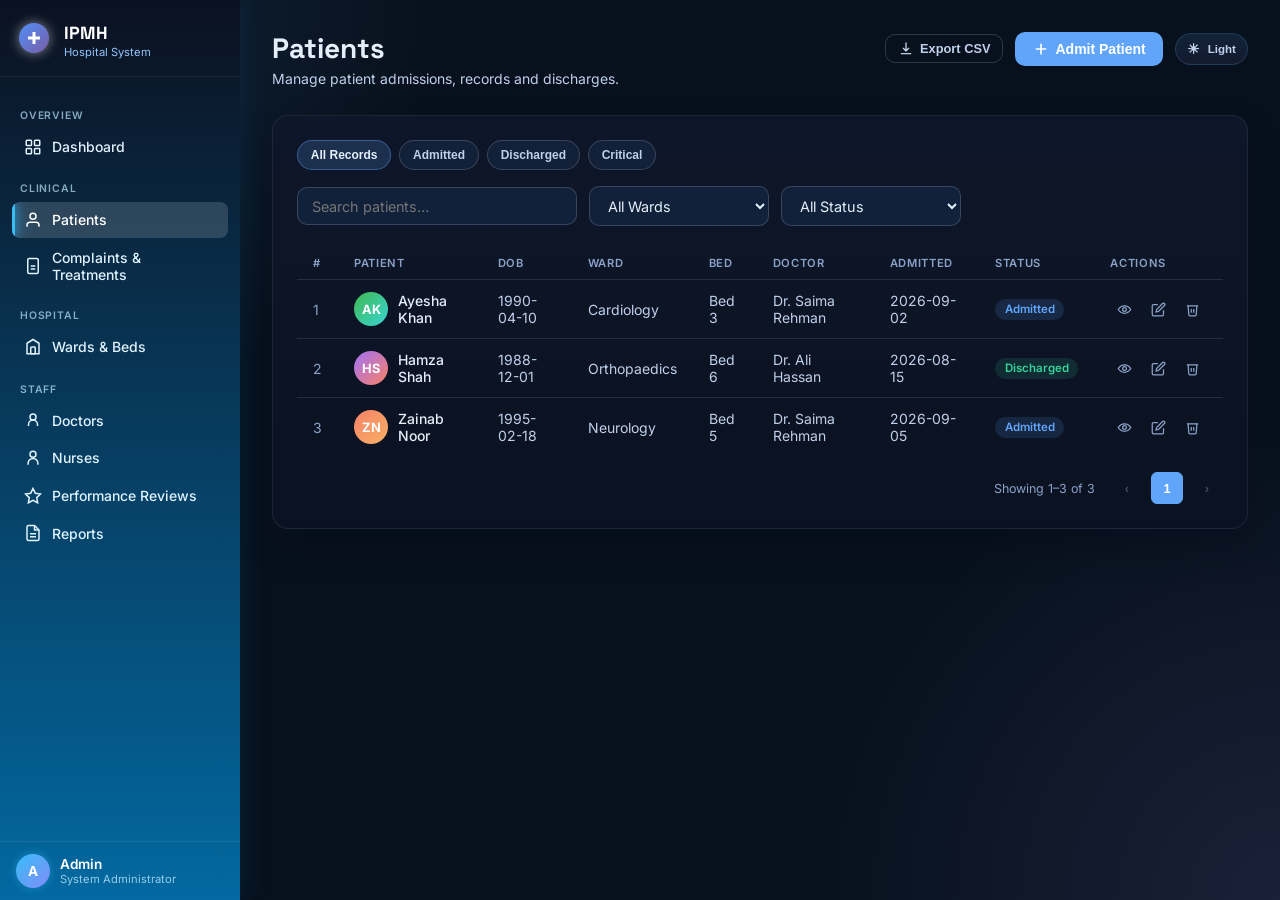
<file: patients.html>
<!DOCTYPE html>
<html lang="en">
<head>
  <meta charset="UTF-8"/>
  <meta name="viewport" content="width=device-width,initial-scale=1.0"/>
  <meta name="description" content="IPMH — Manage hospital patients, admissions and discharges."/>
  <title>Patients — IPMH</title>
  <link rel="stylesheet" href="css/global.css?v=responsive-20260906"/>
  <link rel="stylesheet" href="css/pages.css"/>
  <link href="https://fonts.googleapis.com/css2?family=Inter:wght@300;400;500;600;700;800&family=Space+Grotesk:wght@400;500;600;700&display=swap" rel="stylesheet"/>
</head>
<body>
<aside class="sidebar" id="sidebar">
  <div class="sidebar-brand">
    <div class="brand-icon"><svg viewBox="0 0 24 24" fill="none"><path d="M12 2C6.477 2 2 6.477 2 12s4.477 10 10 10 10-4.477 10-10S17.523 2 12 2z" fill="url(#g1)"/><path d="M11 8h2v3h3v2h-3v3h-2v-3H8v-2h3V8z" fill="#fff"/><defs><linearGradient id="g1" x1="2" y1="2" x2="22" y2="22" gradientUnits="userSpaceOnUse"><stop stop-color="#4f8ef7"/><stop offset="1" stop-color="#7b5ea7"/></linearGradient></defs></svg></div>
    <div class="brand-text"><span class="brand-name">IPMH</span><span class="brand-sub">Hospital System</span></div>
  </div>
  <nav class="sidebar-nav">
    <div class="nav-section-label">Overview</div>
    <a href="index.html" class="nav-item"><svg class="nav-icon" viewBox="0 0 24 24" fill="none"><rect x="3" y="3" width="7" height="7" rx="1" stroke="currentColor" stroke-width="2"/><rect x="14" y="3" width="7" height="7" rx="1" stroke="currentColor" stroke-width="2"/><rect x="3" y="14" width="7" height="7" rx="1" stroke="currentColor" stroke-width="2"/><rect x="14" y="14" width="7" height="7" rx="1" stroke="currentColor" stroke-width="2"/></svg>Dashboard</a>
    <div class="nav-section-label">Clinical</div>
    <a href="patients.html" class="nav-item active"><svg class="nav-icon" viewBox="0 0 24 24" fill="none"><path d="M20 21v-2a4 4 0 0 0-4-4H8a4 4 0 0 0-4 4v2" stroke="currentColor" stroke-width="2"/><circle cx="12" cy="7" r="4" stroke="currentColor" stroke-width="2"/></svg>Patients</a>
    <a href="complaints.html" class="nav-item"><svg class="nav-icon" viewBox="0 0 24 24" fill="none"><path d="M9 12h6M9 16h6M17 2H7a2 2 0 0 0-2 2v16a2 2 0 0 0 2 2h10a2 2 0 0 0 2-2V4a2 2 0 0 0-2-2z" stroke="currentColor" stroke-width="2"/></svg>Complaints & Treatments</a>
    <div class="nav-section-label">Hospital</div>
    <a href="wards.html" class="nav-item"><svg class="nav-icon" viewBox="0 0 24 24" fill="none"><path d="M3 21h18M4 21V7l8-5 8 5v14" stroke="currentColor" stroke-width="2"/><rect x="9" y="12" width="6" height="9" rx="1" stroke="currentColor" stroke-width="2"/></svg>Wards & Beds</a>
    <div class="nav-section-label">Staff</div>
    <a href="doctors.html" class="nav-item"><svg class="nav-icon" viewBox="0 0 24 24" fill="none"><circle cx="12" cy="8" r="4" stroke="currentColor" stroke-width="2"/><path d="M6 20v-2a6 6 0 0 1 12 0v2" stroke="currentColor" stroke-width="2"/></svg>Doctors</a>
    <a href="nurses.html" class="nav-item"><svg class="nav-icon" viewBox="0 0 24 24" fill="none"><circle cx="12" cy="7" r="4" stroke="currentColor" stroke-width="2"/><path d="M5.5 21v-2a6.5 6.5 0 0 1 13 0v2" stroke="currentColor" stroke-width="2"/></svg>Nurses</a>
    <a href="reviews.html" class="nav-item"><svg class="nav-icon" viewBox="0 0 24 24" fill="none"><polygon points="12 2 15.09 8.26 22 9.27 17 14.14 18.18 21.02 12 17.77 5.82 21.02 7 14.14 2 9.27 8.91 8.26 12 2" stroke="currentColor" stroke-width="2"/></svg>Performance Reviews</a>
    <a href="reports.html" class="nav-item"><svg class="nav-icon" viewBox="0 0 24 24" fill="none"><path d="M14 2H6a2 2 0 0 0-2 2v16a2 2 0 0 0 2 2h12a2 2 0 0 0 2-2V8z" stroke="currentColor" stroke-width="2"/><polyline points="14 2 14 8 20 8" stroke="currentColor" stroke-width="2"/><line x1="8" y1="13" x2="16" y2="13" stroke="currentColor" stroke-width="2"/><line x1="8" y1="17" x2="16" y2="17" stroke="currentColor" stroke-width="2"/></svg>Reports</a>
  </nav>
  <div class="sidebar-footer"><div class="sidebar-user"><div class="user-avatar">A</div><div class="user-info"><span class="user-name">Admin</span><span class="user-role">System Administrator</span></div></div></div>
</aside>

<header class="topbar">
  <button class="hamburger" id="hamburgerBtn"><span></span><span></span><span></span></button>
  <span class="topbar-title">Patients</span>
</header>

<main class="main-content">
  <div class="page-header">
    <div>
      <h1 class="page-title">Patients</h1>
      <p class="page-subtitle">Manage patient admissions, records and discharges.</p>
    </div>
    <div class="page-header-actions export-actions">
      <button class="btn btn-ghost btn-sm" id="exportPatientsBtn" type="button">
        <svg viewBox="0 0 24 24" fill="none"><path d="M12 3v12m0 0 4-4m-4 4-4-4M5 19h14" stroke="currentColor" stroke-width="2" stroke-linecap="round" stroke-linejoin="round"/></svg>
        Export CSV
      </button>
      <button class="btn btn-primary" id="addPatientBtn" onclick="openModal('patientModal')">
        <svg viewBox="0 0 24 24" fill="none"><path d="M12 5v14M5 12h14" stroke="currentColor" stroke-width="2.5" stroke-linecap="round"/></svg>
        Admit Patient
      </button>
    </div>
  </div>

  <div class="card">
    <div class="filter-chip-group">
      <button class="filter-chip active" type="button" data-chip="all">All Records</button>
      <button class="filter-chip" type="button" data-chip="admitted">Admitted</button>
      <button class="filter-chip" type="button" data-chip="discharged">Discharged</button>
      <button class="filter-chip" type="button" data-chip="critical">Critical</button>
    </div>
    <div class="filter-bar">
      <input type="text" id="searchInput" placeholder="Search patients…"/>
      <select id="wardFilter">
        <option value="">All Wards</option>
      </select>
      <select id="statusFilter">
        <option value="">All Status</option>
        <option value="admitted">Admitted</option>
        <option value="discharged">Discharged</option>
      </select>
    </div>

    <div class="table-wrapper">
      <table class="data-table">
        <thead>
          <tr>
            <th>#</th>
            <th>Patient</th>
            <th>DOB</th>
            <th>Ward</th>
            <th>Bed</th>
            <th>Doctor</th>
            <th>Admitted</th>
            <th>Status</th>
            <th>Actions</th>
          </tr>
        </thead>
        <tbody id="patientsTbody"></tbody>
      </table>
    </div>
    <div class="pagination" id="pagination"></div>
  </div>
</main>

<!-- Add/Edit Patient Modal -->
<div class="modal-overlay" id="patientModal">
  <div class="modal">
    <div class="modal-header">
      <h2 class="modal-title" id="patientModalTitle">Admit Patient</h2>
      <button class="modal-close">✕</button>
    </div>
    <form id="patientForm">
      <input type="hidden" id="editPatientNo"/>
      <div class="form-row">
        <div class="form-group">
          <label class="form-label">Full Name <span class="required-star">*</span></label>
          <input type="text" id="pName" required placeholder="e.g. John Smith"/>
        </div>
        <div class="form-group">
          <label class="form-label">Date of Birth <span class="required-star">*</span></label>
          <input type="date" id="pDob" required/>
        </div>
      </div>
      <div class="form-row">
        <div class="form-group">
          <label class="form-label">Date Admitted <span class="required-star">*</span></label>
          <input type="date" id="pAdmitted" required/>
        </div>
        <div class="form-group">
          <label class="form-label">Date Discharged</label>
          <input type="date" id="pDischarged"/>
        </div>
      </div>
      <div class="form-row">
        <div class="form-group">
          <label class="form-label">Ward <span class="required-star">*</span></label>
          <select id="pWard" required></select>
        </div>
        <div class="form-group">
          <label class="form-label">Bed No <span class="required-star">*</span></label>
          <select id="pBed" required></select>
        </div>
      </div>
      <div class="form-row">
        <div class="form-group">
          <label class="form-label">In-charge Doctor <span class="required-star">*</span></label>
          <select id="pDoctor" required></select>
        </div>
        <div class="form-group">
          <label class="form-label">Consultant <span class="required-star">*</span></label>
          <select id="pConsultant" required></select>
        </div>
      </div>
      <div class="form-actions">
        <button type="button" class="btn btn-ghost" onclick="closeModal('patientModal')">Cancel</button>
        <button type="submit" class="btn btn-primary" id="patientSubmitBtn">Admit Patient</button>
      </div>
    </form>
  </div>
</div>

<!-- Patient Detail Modal -->
<div class="modal-overlay" id="patientDetailModal">
  <div class="modal" style="max-width: 620px;">
    <div class="modal-header">
      <h2 class="modal-title">Patient Overview</h2>
      <button class="modal-close">✕</button>
    </div>
    <div class="patient-detail-card" id="patientDetailContent"></div>
  </div>
</div>

<!-- Delete Confirm Modal -->
<div class="modal-overlay" id="deleteModal">
  <div class="modal" style="max-width:400px">
    <div class="modal-header">
      <h2 class="modal-title">Confirm Delete</h2>
      <button class="modal-close">✕</button>
    </div>
    <p class="confirm-body">Are you sure you want to remove <span class="confirm-name" id="deletePatientName"></span>? This action cannot be undone.</p>
    <div class="form-actions">
      <button class="btn btn-ghost" onclick="closeModal('deleteModal')">Cancel</button>
      <button class="btn btn-danger" id="confirmDeleteBtn">Delete</button>
    </div>
  </div>
</div>

<script src="js/api.js"></script>
<script src="js/live-sync.js"></script>
<script src="js/patients.js"></script>
<script src="js/nav.js"></script>
</body>
</html>
</file>
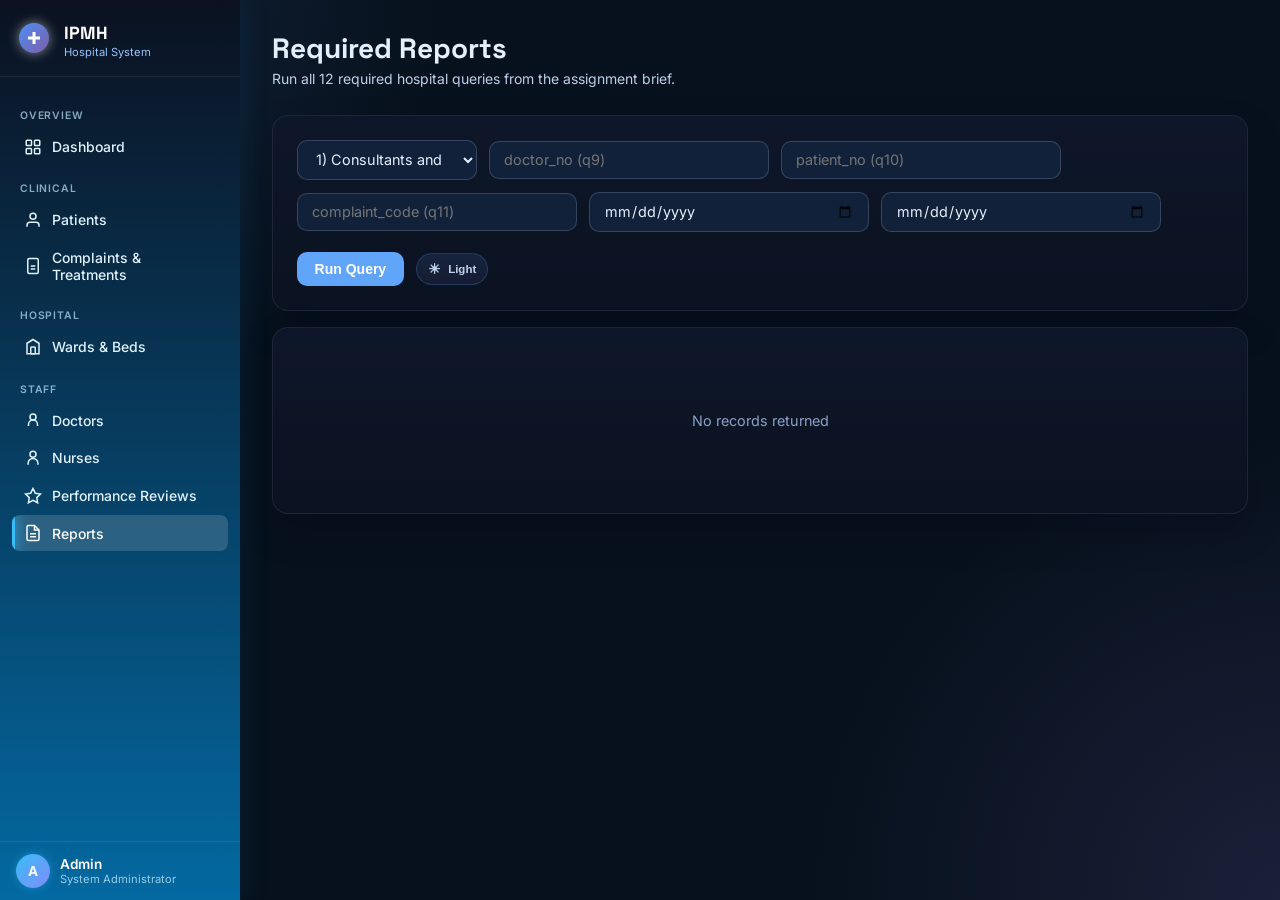
<file: reports.html>
<!DOCTYPE html>
<html lang="en">
<head>
  <meta charset="UTF-8" />
  <meta name="viewport" content="width=device-width, initial-scale=1.0" />
  <title>Required Reports - IPMH</title>
  <link rel="stylesheet" href="css/global.css?v=responsive-20260906" />
  <link rel="stylesheet" href="css/pages.css" />
  <link href="https://fonts.googleapis.com/css2?family=Inter:wght@300;400;500;600;700;800&family=Space+Grotesk:wght@400;500;600;700&display=swap" rel="stylesheet" />
</head>
<body>
<aside class="sidebar" id="sidebar">
  <div class="sidebar-brand">
    <div class="brand-icon"><svg viewBox="0 0 24 24" fill="none"><path d="M12 2C6.477 2 2 6.477 2 12s4.477 10 10 10 10-4.477 10-10S17.523 2 12 2z" fill="url(#g1)"/><path d="M11 8h2v3h3v2h-3v3h-2v-3H8v-2h3V8z" fill="#fff"/><defs><linearGradient id="g1" x1="2" y1="2" x2="22" y2="22" gradientUnits="userSpaceOnUse"><stop stop-color="#4f8ef7"/><stop offset="1" stop-color="#7b5ea7"/></linearGradient></defs></svg></div>
    <div class="brand-text"><span class="brand-name">IPMH</span><span class="brand-sub">Hospital System</span></div>
  </div>
  <nav class="sidebar-nav">
    <div class="nav-section-label">Overview</div>
    <a href="index.html" class="nav-item"><svg class="nav-icon" viewBox="0 0 24 24" fill="none"><rect x="3" y="3" width="7" height="7" rx="1" stroke="currentColor" stroke-width="2"/><rect x="14" y="3" width="7" height="7" rx="1" stroke="currentColor" stroke-width="2"/><rect x="3" y="14" width="7" height="7" rx="1" stroke="currentColor" stroke-width="2"/><rect x="14" y="14" width="7" height="7" rx="1" stroke="currentColor" stroke-width="2"/></svg>Dashboard</a>
    <div class="nav-section-label">Clinical</div>
    <a href="patients.html" class="nav-item"><svg class="nav-icon" viewBox="0 0 24 24" fill="none"><path d="M20 21v-2a4 4 0 0 0-4-4H8a4 4 0 0 0-4 4v2" stroke="currentColor" stroke-width="2"/><circle cx="12" cy="7" r="4" stroke="currentColor" stroke-width="2"/></svg>Patients</a>
    <a href="complaints.html" class="nav-item"><svg class="nav-icon" viewBox="0 0 24 24" fill="none"><path d="M9 12h6M9 16h6M17 2H7a2 2 0 0 0-2 2v16a2 2 0 0 0 2 2h10a2 2 0 0 0 2-2V4a2 2 0 0 0-2-2z" stroke="currentColor" stroke-width="2"/></svg>Complaints &amp; Treatments</a>
    <div class="nav-section-label">Hospital</div>
    <a href="wards.html" class="nav-item"><svg class="nav-icon" viewBox="0 0 24 24" fill="none"><path d="M3 21h18M4 21V7l8-5 8 5v14" stroke="currentColor" stroke-width="2"/><rect x="9" y="12" width="6" height="9" rx="1" stroke="currentColor" stroke-width="2"/></svg>Wards &amp; Beds</a>
    <div class="nav-section-label">Staff</div>
    <a href="doctors.html" class="nav-item"><svg class="nav-icon" viewBox="0 0 24 24" fill="none"><circle cx="12" cy="8" r="4" stroke="currentColor" stroke-width="2"/><path d="M6 20v-2a6 6 0 0 1 12 0v2" stroke="currentColor" stroke-width="2"/></svg>Doctors</a>
    <a href="nurses.html" class="nav-item"><svg class="nav-icon" viewBox="0 0 24 24" fill="none"><circle cx="12" cy="7" r="4" stroke="currentColor" stroke-width="2"/><path d="M5.5 21v-2a6.5 6.5 0 0 1 13 0v2" stroke="currentColor" stroke-width="2"/></svg>Nurses</a>
    <a href="reviews.html" class="nav-item"><svg class="nav-icon" viewBox="0 0 24 24" fill="none"><polygon points="12 2 15.09 8.26 22 9.27 17 14.14 18.18 21.02 12 17.77 5.82 21.02 7 14.14 2 9.27 8.91 8.26 12 2" stroke="currentColor" stroke-width="2"/></svg>Performance Reviews</a>
    <a href="reports.html" class="nav-item active"><svg class="nav-icon" viewBox="0 0 24 24" fill="none"><path d="M14 2H6a2 2 0 0 0-2 2v16a2 2 0 0 0 2 2h12a2 2 0 0 0 2-2V8z" stroke="currentColor" stroke-width="2"/><polyline points="14 2 14 8 20 8" stroke="currentColor" stroke-width="2"/><line x1="8" y1="13" x2="16" y2="13" stroke="currentColor" stroke-width="2"/><line x1="8" y1="17" x2="16" y2="17" stroke="currentColor" stroke-width="2"/></svg>Reports</a>
  </nav>
  <div class="sidebar-footer"><div class="sidebar-user"><div class="user-avatar">A</div><div class="user-info"><span class="user-name">Admin</span><span class="user-role">System Administrator</span></div></div></div>
</aside>

<header class="topbar"><button class="hamburger" id="hamburgerBtn"><span></span><span></span><span></span></button><span class="topbar-title">Required Reports</span></header>

<main class="main-content">
  <div class="page-header">
    <div>
      <h1 class="page-title">Required Reports</h1>
      <p class="page-subtitle">Run all 12 required hospital queries from the assignment brief.</p>
    </div>
  </div>

  <div class="card">
    <div class="filter-bar" style="grid-template-columns: 2fr 1fr 1fr 1fr 1fr 1fr;">
      <select id="queryNo">
        <option value="1">1) Consultants and their team doctors</option>
        <option value="2">2) Wards with sisters, care units, in-charge nurses</option>
        <option value="3">3) Patients with complaints and treatments</option>
        <option value="4">4) Junior houseman, patients, and care-unit nurse</option>
        <option value="5">5) Consultants with unique specialty</option>
        <option value="6">6) Complaint+treatment+doctor experience</option>
        <option value="7">7) Patients with more than one complaint</option>
        <option value="8">8) Patients grouped by treatment within complaint</option>
        <option value="9">9) Performance history for doctor</option>
        <option value="10">10) Full medical details for patient</option>
        <option value="11">11) Treatments for complaint between dates</option>
        <option value="12">12) Staff positions and count</option>
      </select>
      <input type="number" id="doctorNo" placeholder="doctor_no (q9)" />
      <input type="number" id="patientNo" placeholder="patient_no (q10)" />
      <input type="text" id="complaintCode" placeholder="complaint_code (q11)" />
      <input type="date" id="fromDate" />
      <input type="date" id="toDate" />
    </div>
    <div class="page-header-actions" style="margin-top: 1rem;">
      <button class="btn btn-primary" id="runReportBtn">Run Query</button>
    </div>
  </div>

  <div class="card" style="margin-top:1rem;">
    <div class="table-wrapper">
      <table class="data-table">
        <thead id="reportHead"></thead>
        <tbody id="reportBody"></tbody>
      </table>
    </div>
  </div>
</main>

<script src="js/api.js"></script>
<script src="js/live-sync.js"></script>
<script src="js/reports.js"></script>
<script src="js/nav.js"></script>
</body>
</html>
</file>
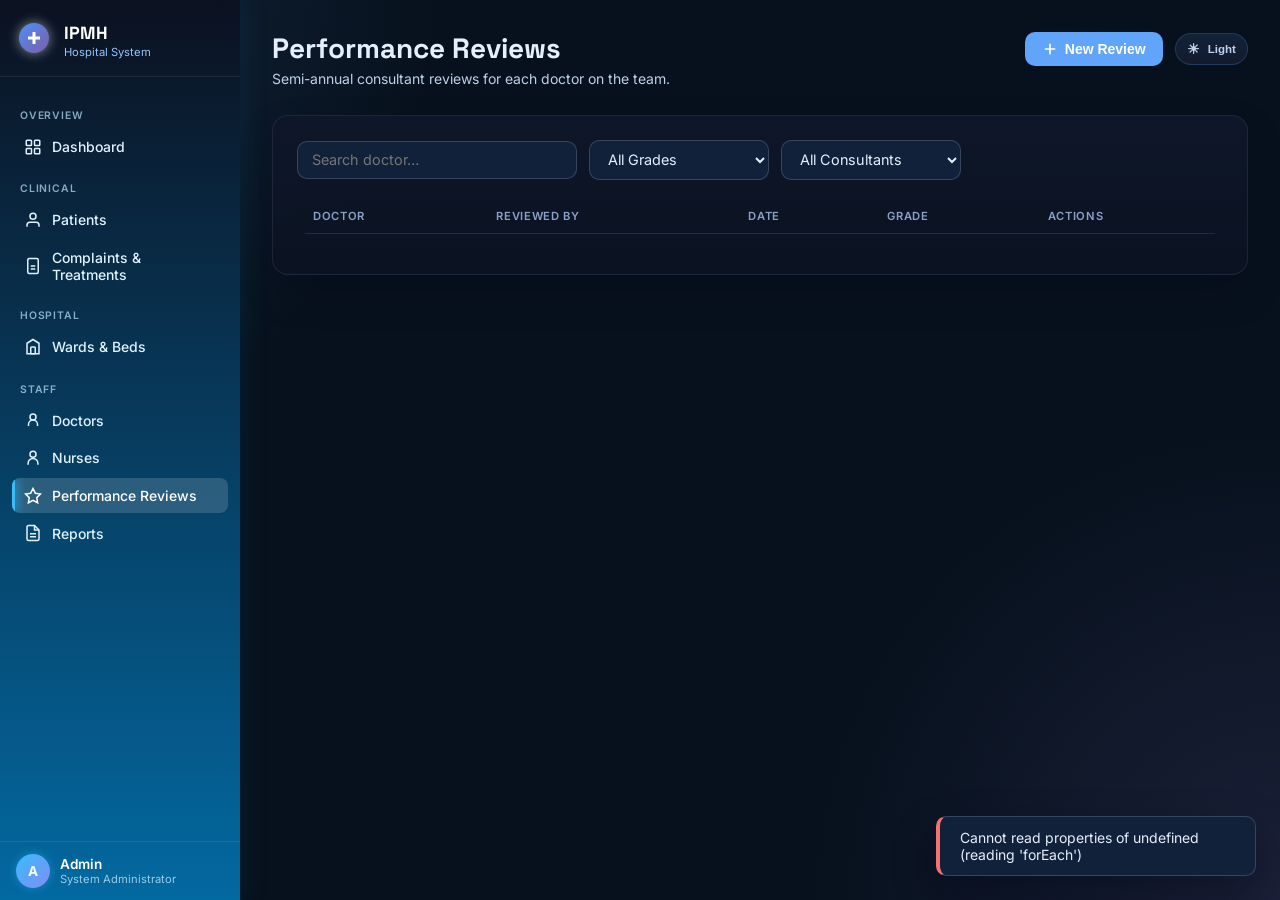
<file: reviews.html>
<!DOCTYPE html>
<html lang="en">
<head>
  <meta charset="UTF-8"/><meta name="viewport" content="width=device-width,initial-scale=1.0"/>
  <title>Performance Reviews — IPMH</title>
  <link rel="stylesheet" href="css/global.css?v=responsive-20260906"/><link rel="stylesheet" href="css/pages.css"/>
  <link href="https://fonts.googleapis.com/css2?family=Inter:wght@300;400;500;600;700;800&family=Space+Grotesk:wght@400;500;600;700&display=swap" rel="stylesheet"/>
  <style>
    .grade-A{background:var(--green-dim);color:var(--green);}
    .grade-B{background:var(--blue-dim);color:var(--blue);}
    .grade-C{background:var(--orange-dim);color:var(--orange);}
    .grade-D,.grade-F{background:var(--red-dim);color:var(--red);}
  </style>
</head>
<body>
<aside class="sidebar" id="sidebar">
  <div class="sidebar-brand"><div class="brand-icon"><svg viewBox="0 0 24 24" fill="none"><path d="M12 2C6.477 2 2 6.477 2 12s4.477 10 10 10 10-4.477 10-10S17.523 2 12 2z" fill="url(#g1)"/><path d="M11 8h2v3h3v2h-3v3h-2v-3H8v-2h3V8z" fill="#fff"/><defs><linearGradient id="g1" x1="2" y1="2" x2="22" y2="22" gradientUnits="userSpaceOnUse"><stop stop-color="#4f8ef7"/><stop offset="1" stop-color="#7b5ea7"/></linearGradient></defs></svg></div><div class="brand-text"><span class="brand-name">IPMH</span><span class="brand-sub">Hospital System</span></div></div>
  <nav class="sidebar-nav">
    <div class="nav-section-label">Overview</div>
    <a href="index.html" class="nav-item"><svg class="nav-icon" viewBox="0 0 24 24" fill="none"><rect x="3" y="3" width="7" height="7" rx="1" stroke="currentColor" stroke-width="2"/><rect x="14" y="3" width="7" height="7" rx="1" stroke="currentColor" stroke-width="2"/><rect x="3" y="14" width="7" height="7" rx="1" stroke="currentColor" stroke-width="2"/><rect x="14" y="14" width="7" height="7" rx="1" stroke="currentColor" stroke-width="2"/></svg>Dashboard</a>
    <div class="nav-section-label">Clinical</div>
    <a href="patients.html" class="nav-item"><svg class="nav-icon" viewBox="0 0 24 24" fill="none"><path d="M20 21v-2a4 4 0 0 0-4-4H8a4 4 0 0 0-4 4v2" stroke="currentColor" stroke-width="2"/><circle cx="12" cy="7" r="4" stroke="currentColor" stroke-width="2"/></svg>Patients</a>
    <a href="complaints.html" class="nav-item"><svg class="nav-icon" viewBox="0 0 24 24" fill="none"><path d="M9 12h6M9 16h6M17 2H7a2 2 0 0 0-2 2v16a2 2 0 0 0 2 2h10a2 2 0 0 0 2-2V4a2 2 0 0 0-2-2z" stroke="currentColor" stroke-width="2"/></svg>Complaints &amp; Treatments</a>
    <div class="nav-section-label">Hospital</div>
    <a href="wards.html" class="nav-item"><svg class="nav-icon" viewBox="0 0 24 24" fill="none"><path d="M3 21h18M4 21V7l8-5 8 5v14" stroke="currentColor" stroke-width="2"/><rect x="9" y="12" width="6" height="9" rx="1" stroke="currentColor" stroke-width="2"/></svg>Wards &amp; Beds</a>
    <div class="nav-section-label">Staff</div>
    <a href="doctors.html" class="nav-item"><svg class="nav-icon" viewBox="0 0 24 24" fill="none"><circle cx="12" cy="8" r="4" stroke="currentColor" stroke-width="2"/><path d="M6 20v-2a6 6 0 0 1 12 0v2" stroke="currentColor" stroke-width="2"/></svg>Doctors</a>
    <a href="nurses.html" class="nav-item"><svg class="nav-icon" viewBox="0 0 24 24" fill="none"><circle cx="12" cy="7" r="4" stroke="currentColor" stroke-width="2"/><path d="M5.5 21v-2a6.5 6.5 0 0 1 13 0v2" stroke="currentColor" stroke-width="2"/></svg>Nurses</a>
    <a href="reviews.html" class="nav-item active"><svg class="nav-icon" viewBox="0 0 24 24" fill="none"><polygon points="12 2 15.09 8.26 22 9.27 17 14.14 18.18 21.02 12 17.77 5.82 21.02 7 14.14 2 9.27 8.91 8.26 12 2" stroke="currentColor" stroke-width="2"/></svg>Performance Reviews</a>
    <a href="reports.html" class="nav-item"><svg class="nav-icon" viewBox="0 0 24 24" fill="none"><path d="M14 2H6a2 2 0 0 0-2 2v16a2 2 0 0 0 2 2h12a2 2 0 0 0 2-2V8z" stroke="currentColor" stroke-width="2"/><polyline points="14 2 14 8 20 8" stroke="currentColor" stroke-width="2"/><line x1="8" y1="13" x2="16" y2="13" stroke="currentColor" stroke-width="2"/><line x1="8" y1="17" x2="16" y2="17" stroke="currentColor" stroke-width="2"/></svg>Reports</a>
  </nav>
  <div class="sidebar-footer"><div class="sidebar-user"><div class="user-avatar">A</div><div class="user-info"><span class="user-name">Admin</span><span class="user-role">System Administrator</span></div></div></div>
</aside>
<header class="topbar"><button class="hamburger" id="hamburgerBtn"><span></span><span></span><span></span></button><span class="topbar-title">Performance Reviews</span></header>

<main class="main-content">
  <div class="page-header">
    <div><h1 class="page-title">Performance Reviews</h1><p class="page-subtitle">Semi-annual consultant reviews for each doctor on the team.</p></div>
    <div class="page-header-actions">
      <button class="btn btn-primary" onclick="openModal('reviewModal')">
        <svg viewBox="0 0 24 24" fill="none"><path d="M12 5v14M5 12h14" stroke="currentColor" stroke-width="2.5" stroke-linecap="round"/></svg>New Review
      </button>
    </div>
  </div>

  <div class="card">
    <div class="filter-bar">
      <input type="text" id="searchInput" placeholder="Search doctor…"/>
      <select id="gradeFilter"><option value="">All Grades</option>
        <option>A</option><option>A-</option><option>A+</option>
        <option>B</option><option>B-</option><option>B+</option>
        <option>C</option><option>C+</option>
      </select>
      <select id="reviewerFilter"><option value="">All Consultants</option></select>
    </div>
    <div class="table-wrapper">
      <table class="data-table">
        <thead><tr><th>Doctor</th><th>Reviewed By</th><th>Date</th><th>Grade</th><th>Actions</th></tr></thead>
        <tbody id="reviewsTbody"></tbody>
      </table>
    </div>
    <div class="pagination" id="reviewsPagination"></div>
  </div>
</main>

<!-- New Review Modal -->
<div class="modal-overlay" id="reviewModal">
  <div class="modal">
    <div class="modal-header"><h2 class="modal-title" id="reviewModalTitle">New Review</h2><button class="modal-close">✕</button></div>
    <form id="reviewForm">
      <input type="hidden" id="editReviewId"/>
      <div class="form-group"><label class="form-label">Doctor <span class="required-star">*</span></label><select id="rDoctor" required></select></div>
      <div class="form-row">
        <div class="form-group"><label class="form-label">Consultant (Reviewer) <span class="required-star">*</span></label><select id="rReviewer" required></select></div>
        <div class="form-group"><label class="form-label">Review Date <span class="required-star">*</span></label><input type="date" id="rDate" required/></div>
      </div>
      <div class="form-group"><label class="form-label">Performance Grade <span class="required-star">*</span></label>
        <select id="rGrade" required><option value="">Select…</option>
          <option>A+</option><option>A</option><option>A-</option>
          <option>B+</option><option>B</option><option>B-</option>
          <option>C+</option><option>C</option><option>C-</option>
        </select>
      </div>
      <div class="form-actions">
        <button type="button" class="btn btn-ghost" onclick="closeModal('reviewModal')">Cancel</button>
        <button type="submit" class="btn btn-primary" id="reviewSubmitBtn">Save Review</button>
      </div>
    </form>
  </div>
</div>

<div class="modal-overlay" id="deleteReviewModal">
  <div class="modal" style="max-width:400px">
    <div class="modal-header"><h2 class="modal-title">Confirm Delete</h2><button class="modal-close">✕</button></div>
    <p class="confirm-body">Delete this performance review?</p>
    <div class="form-actions">
      <button class="btn btn-ghost" onclick="closeModal('deleteReviewModal')">Cancel</button>
      <button class="btn btn-danger" id="confirmDeleteReviewBtn">Delete</button>
    </div>
  </div>
</div>

<script src="js/api.js"></script>
<script src="js/live-sync.js"></script>
<script src="js/reviews.js"></script>
<script src="js/nav.js"></script>
</body></html>
</file>
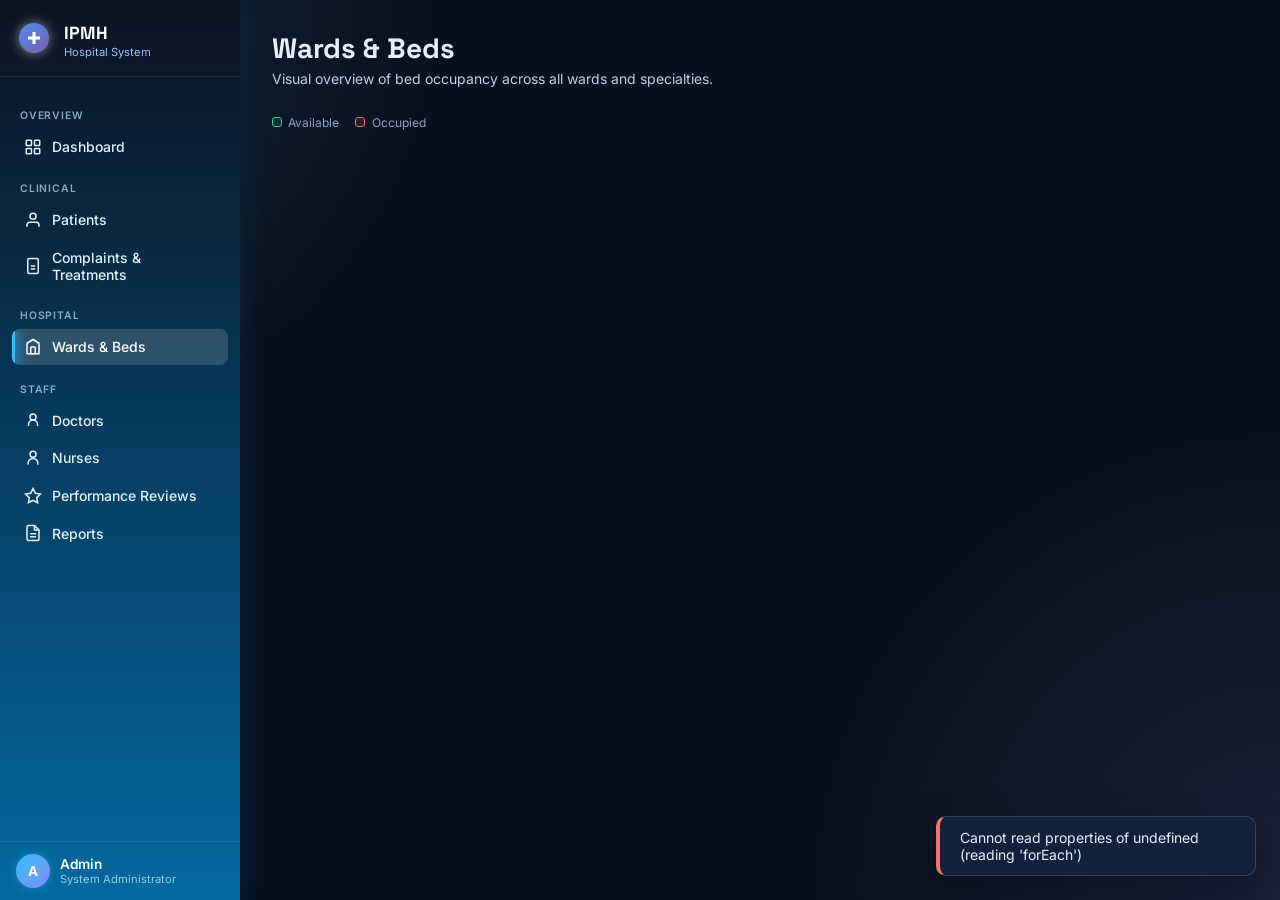
<file: wards.html>
<!DOCTYPE html>
<html lang="en">
<head>
  <meta charset="UTF-8"/><meta name="viewport" content="width=device-width,initial-scale=1.0"/>
  <title>Wards & Beds — IPMH</title>
  <link rel="stylesheet" href="css/global.css?v=responsive-20260906"/><link rel="stylesheet" href="css/pages.css"/>
  <link href="https://fonts.googleapis.com/css2?family=Inter:wght@300;400;500;600;700;800&family=Space+Grotesk:wght@400;500;600;700&display=swap" rel="stylesheet"/>
  <style>
    .wards-grid{display:grid;grid-template-columns:repeat(auto-fill,minmax(280px,1fr));gap:1rem;}
    .ward-card{background:var(--bg-2);border:1px solid var(--border);border-radius:var(--radius-lg);padding:1.25rem;transition:all var(--transition);}
    .ward-card:hover{border-color:var(--border-2);transform:translateY(-2px);box-shadow:var(--shadow);}
    .ward-card-header{display:flex;align-items:center;justify-content:space-between;margin-bottom:0.85rem;}
    .ward-name{font-family:'Space Grotesk',sans-serif;font-size:1rem;font-weight:700;}
    .ward-specialty{font-size:0.75rem;color:var(--text-3);margin-top:0.15rem;}
    .ward-stats{display:flex;gap:0.75rem;margin-bottom:1rem;}
    .ward-stat{flex:1;background:var(--bg-3);border-radius:8px;padding:0.6rem;text-align:center;}
    .ward-stat .ws-num{font-size:1.3rem;font-weight:700;color:var(--text);}
    .ward-stat .ws-label{font-size:0.68rem;color:var(--text-3);}
    .beds-grid{display:grid;grid-template-columns:repeat(auto-fill,minmax(52px,1fr));gap:0.4rem;}
    .bed-chip{height:36px;border-radius:6px;display:flex;align-items:center;justify-content:center;font-size:0.75rem;font-weight:600;}
    .bed-free{background:var(--green-dim);color:var(--green);}
    .bed-occupied{background:var(--red-dim);color:var(--red);}
    .ward-footer{display:flex;align-items:center;justify-content:space-between;margin-top:0.85rem;}
    .occ-bar-track{flex:1;height:6px;background:var(--bg-3);border-radius:3px;overflow:hidden;margin:0 0.75rem;}
    .occ-bar-fill{height:100%;border-radius:3px;}
    .legend{display:flex;gap:1rem;font-size:0.75rem;color:var(--text-3);margin-bottom:1rem;flex-wrap:wrap;}
    .legend-item{display:flex;align-items:center;gap:0.4rem;}
    .legend-dot{width:10px;height:10px;border-radius:3px;}
  </style>
</head>
<body>
<aside class="sidebar" id="sidebar">
  <div class="sidebar-brand"><div class="brand-icon"><svg viewBox="0 0 24 24" fill="none"><path d="M12 2C6.477 2 2 6.477 2 12s4.477 10 10 10 10-4.477 10-10S17.523 2 12 2z" fill="url(#g1)"/><path d="M11 8h2v3h3v2h-3v3h-2v-3H8v-2h3V8z" fill="#fff"/><defs><linearGradient id="g1" x1="2" y1="2" x2="22" y2="22" gradientUnits="userSpaceOnUse"><stop stop-color="#4f8ef7"/><stop offset="1" stop-color="#7b5ea7"/></linearGradient></defs></svg></div><div class="brand-text"><span class="brand-name">IPMH</span><span class="brand-sub">Hospital System</span></div></div>
  <nav class="sidebar-nav">
    <div class="nav-section-label">Overview</div>
    <a href="index.html" class="nav-item"><svg class="nav-icon" viewBox="0 0 24 24" fill="none"><rect x="3" y="3" width="7" height="7" rx="1" stroke="currentColor" stroke-width="2"/><rect x="14" y="3" width="7" height="7" rx="1" stroke="currentColor" stroke-width="2"/><rect x="3" y="14" width="7" height="7" rx="1" stroke="currentColor" stroke-width="2"/><rect x="14" y="14" width="7" height="7" rx="1" stroke="currentColor" stroke-width="2"/></svg>Dashboard</a>
    <div class="nav-section-label">Clinical</div>
    <a href="patients.html" class="nav-item"><svg class="nav-icon" viewBox="0 0 24 24" fill="none"><path d="M20 21v-2a4 4 0 0 0-4-4H8a4 4 0 0 0-4 4v2" stroke="currentColor" stroke-width="2"/><circle cx="12" cy="7" r="4" stroke="currentColor" stroke-width="2"/></svg>Patients</a>
    <a href="complaints.html" class="nav-item"><svg class="nav-icon" viewBox="0 0 24 24" fill="none"><path d="M9 12h6M9 16h6M17 2H7a2 2 0 0 0-2 2v16a2 2 0 0 0 2 2h10a2 2 0 0 0 2-2V4a2 2 0 0 0-2-2z" stroke="currentColor" stroke-width="2"/></svg>Complaints &amp; Treatments</a>
    <div class="nav-section-label">Hospital</div>
    <a href="wards.html" class="nav-item active"><svg class="nav-icon" viewBox="0 0 24 24" fill="none"><path d="M3 21h18M4 21V7l8-5 8 5v14" stroke="currentColor" stroke-width="2"/><rect x="9" y="12" width="6" height="9" rx="1" stroke="currentColor" stroke-width="2"/></svg>Wards &amp; Beds</a>
    <div class="nav-section-label">Staff</div>
    <a href="doctors.html" class="nav-item"><svg class="nav-icon" viewBox="0 0 24 24" fill="none"><circle cx="12" cy="8" r="4" stroke="currentColor" stroke-width="2"/><path d="M6 20v-2a6 6 0 0 1 12 0v2" stroke="currentColor" stroke-width="2"/></svg>Doctors</a>
    <a href="nurses.html" class="nav-item"><svg class="nav-icon" viewBox="0 0 24 24" fill="none"><circle cx="12" cy="7" r="4" stroke="currentColor" stroke-width="2"/><path d="M5.5 21v-2a6.5 6.5 0 0 1 13 0v2" stroke="currentColor" stroke-width="2"/></svg>Nurses</a>
    <a href="reviews.html" class="nav-item"><svg class="nav-icon" viewBox="0 0 24 24" fill="none"><polygon points="12 2 15.09 8.26 22 9.27 17 14.14 18.18 21.02 12 17.77 5.82 21.02 7 14.14 2 9.27 8.91 8.26 12 2" stroke="currentColor" stroke-width="2"/></svg>Performance Reviews</a>
    <a href="reports.html" class="nav-item"><svg class="nav-icon" viewBox="0 0 24 24" fill="none"><path d="M14 2H6a2 2 0 0 0-2 2v16a2 2 0 0 0 2 2h12a2 2 0 0 0 2-2V8z" stroke="currentColor" stroke-width="2"/><polyline points="14 2 14 8 20 8" stroke="currentColor" stroke-width="2"/><line x1="8" y1="13" x2="16" y2="13" stroke="currentColor" stroke-width="2"/><line x1="8" y1="17" x2="16" y2="17" stroke="currentColor" stroke-width="2"/></svg>Reports</a>
  </nav>
  <div class="sidebar-footer"><div class="sidebar-user"><div class="user-avatar">A</div><div class="user-info"><span class="user-name">Admin</span><span class="user-role">System Administrator</span></div></div></div>
</aside>
<header class="topbar"><button class="hamburger" id="hamburgerBtn"><span></span><span></span><span></span></button><span class="topbar-title">Wards &amp; Beds</span></header>

<main class="main-content">
  <div class="page-header">
    <div><h1 class="page-title">Wards &amp; Beds</h1><p class="page-subtitle">Visual overview of bed occupancy across all wards and specialties.</p></div>
  </div>
  <div class="legend">
    <div class="legend-item"><div class="legend-dot" style="background:var(--green-dim);border:1px solid var(--green)"></div>Available</div>
    <div class="legend-item"><div class="legend-dot" style="background:var(--red-dim);border:1px solid var(--red)"></div>Occupied</div>
  </div>
  <div class="wards-grid" id="wardsGrid"></div>
</main>

<script src="js/api.js"></script>
<script src="js/live-sync.js"></script>
<script src="js/wards.js"></script>
<script src="js/nav.js"></script>
</body></html>
</file>
<file: css/global.css>
/* ═══════════════════════════════════════════
   IPMH — Global Design System
   Ivor Paine Memorial Hospital
═══════════════════════════════════════════ */

/* ── Tokens ── */
:root {
  --bg:          #07111d;
  --bg-2:        #0d1728;
  --bg-3:        #12213a;
  --bg-4:        #0b1322;
  --border:      rgba(148,163,184,0.18);
  --border-2:    rgba(148,163,184,0.28);

  --text:        #e5eefb;
  --text-2:      #bfd0ea;
  --text-3:      #8aa1c7;

  --blue:        #60a5fa;
  --blue-dim:    rgba(96,165,250,0.14);
  --green:       #34d399;
  --green-dim:   rgba(52,211,153,0.12);
  --purple:      #a78bfa;
  --purple-dim:  rgba(167,139,250,0.14);
  --orange:      #fbbf24;
  --orange-dim:  rgba(251,191,36,0.12);
  --red:         #f87171;
  --red-dim:     rgba(248,113,113,0.12);
  --cyan:        #67e8f9;
  --cyan-dim:    rgba(103,232,249,0.12);

  --sidebar-w:   240px;
  --topbar-h:    60px;
  --radius:      10px;
  --radius-lg:   16px;
  --shadow:      0 18px 40px rgba(2,6,23,0.38);
  --transition:  0.2s cubic-bezier(.4,0,.2,1);
}

.light-mode {
  --bg:          #f4f7f9;
  --bg-2:        #ffffff;
  --bg-3:        #eef2f6;
  --border:      rgba(15, 23, 42, 0.08);
  --border-2:    rgba(15, 23, 42, 0.12);
  --text:        #0f172a;
  --text-2:      #334155;
  --text-3:      #64748b;
  --blue:        #0284c7;
  --blue-dim:    rgba(2,132,199,0.1);
  --green:       #059669;
  --green-dim:   rgba(5,150,105,0.1);
  --purple:      #6366f1;
  --purple-dim:  rgba(99,102,241,0.1);
  --orange:      #ea580c;
  --orange-dim:  rgba(234,88,12,0.1);
  --red:         #dc2626;
  --red-dim:     rgba(220,38,38,0.1);
  --cyan:        #0891b2;
  --cyan-dim:    rgba(8,145,178,0.1);
  --shadow:      0 8px 24px rgba(15, 23, 42, 0.08);
}

/* ── Reset ── */
*, *::before, *::after { box-sizing: border-box; margin: 0; padding: 0; }
html { scroll-behavior: smooth; }
body {
  font-family: 'Inter', system-ui, sans-serif;
  background:
    radial-gradient(circle at top left, rgba(96, 165, 250, 0.14), transparent 28%),
    radial-gradient(circle at bottom right, rgba(167, 139, 250, 0.12), transparent 30%),
    var(--bg);
  color: var(--text);
  display: flex;
  min-height: 100vh;
  min-width: 0;
  overflow-x: hidden;
}

body.light-mode {
  background:
    radial-gradient(circle at top left, rgba(14, 165, 233, 0.08), transparent 30%),
    radial-gradient(circle at bottom right, rgba(124, 58, 237, 0.08), transparent 30%),
    var(--bg);
}
body.light-mode .sidebar {
  background: linear-gradient(180deg, #f8fbff 0%, #edf6ff 42%, #dfeaf8 100%);
  box-shadow: 0 18px 36px rgba(15, 23, 42, 0.08);
}
body.light-mode .sidebar-brand,
body.light-mode .sidebar-footer,
body.light-mode .nav-section-label,
body.light-mode .nav-item,
body.light-mode .brand-name,
body.light-mode .brand-sub,
body.light-mode .user-name,
body.light-mode .user-role,
body.light-mode .nav-item.active,
body.light-mode .nav-item:hover {
  color: #0f172a;
}
body.light-mode .sidebar-brand {
  border-bottom-color: rgba(15, 23, 42, 0.08);
}
body.light-mode .nav-item {
  color: #334155;
}
body.light-mode .nav-item:hover {
  background: rgba(2, 132, 199, 0.08);
  color: #0f172a;
}
body.light-mode .nav-item.active {
  background: rgba(2, 132, 199, 0.12);
  box-shadow: inset 0 0 0 1px rgba(2, 132, 199, 0.08);
}
body.light-mode .nav-item.active::before {
  background: var(--blue);
  box-shadow: 0 0 10px rgba(2, 132, 199, 0.3);
}
body.light-mode .nav-section-label {
  color: #4b5563;
}
body.light-mode .topbar {
  background: rgba(255, 255, 255, 0.9);
  border-bottom-color: rgba(15, 23, 42, 0.08);
}
a { text-decoration: none; color: inherit; }
button { cursor: pointer; border: none; background: none; }
input, select, textarea {
  font-family: inherit;
  font-size: 0.9rem;
  color: var(--text);
  background: var(--bg-3);
  border: 1px solid var(--border-2);
  border-radius: var(--radius);
  padding: 0.6rem 0.85rem;
  outline: none;
  transition: border var(--transition);
  width: 100%;
}
input:focus, select:focus, textarea:focus { border-color: var(--blue); }
select option { background: var(--bg-3); }

/* ══════════════════════════════════════════
   SIDEBAR
══════════════════════════════════════════ */
.sidebar {
  width: var(--sidebar-w);
  min-height: 100vh;
  height: 100vh;
  background: linear-gradient(180deg, #0b1120 0%, #0369a1 100%);
  border-right: none;
  box-shadow: 4px 0 24px rgba(3, 105, 161, 0.15);
  display: flex;
  flex-direction: column;
  position: fixed;
  top: 0; left: 0; bottom: 0;
  z-index: 100;
  transition: transform var(--transition);
  overflow: hidden;
}

.sidebar-brand {
  display: flex;
  align-items: center;
  gap: 0.75rem;
  padding: 1.25rem 1rem 1rem;
  border-bottom: 1px solid rgba(255,255,255,0.08);
}
.brand-icon svg { 
  width: 36px; height: 36px; 
  color: #fff; 
  animation: heartbeat 2.5s infinite; 
  filter: drop-shadow(0 0 6px rgba(255,255,255,0.5)); 
}
.brand-name {
  font-family: 'Space Grotesk', sans-serif;
  font-weight: 700;
  font-size: 1.1rem;
  color: #fff;
  display: block;
}
.brand-sub { font-size: 0.7rem; color: #93c5fd; display: block; margin-top: 1px; }

.sidebar-nav {
  flex: 1;
  padding: 1rem 0.75rem;
  overflow-y: auto;
  display: flex;
  flex-direction: column;
  gap: 2px;
}
.nav-section-label {
  font-size: 0.65rem;
  font-weight: 600;
  letter-spacing: 0.08em;
  text-transform: uppercase;
  color: #bae6fd;
  opacity: 0.7;
  padding: 0.75rem 0.5rem 0.3rem;
  margin-top: 0.25rem;
}
.nav-item {
  display: flex;
  align-items: center;
  gap: 0.65rem;
  padding: 0.55rem 0.75rem;
  border-radius: 8px;
  font-size: 0.875rem;
  font-weight: 500;
  color: #e0f2fe;
  transition: all var(--transition);
  position: relative;
  overflow: hidden;
}
.nav-item:hover { 
  background: rgba(255,255,255,0.1); 
  color: #fff; 
  transform: translateX(4px); 
}
.nav-item.active {
  background: rgba(255,255,255,0.15);
  color: #fff;
}
.nav-item.active::before {
  content: '';
  position: absolute;
  top: 0; left: 0; bottom: 0; width: 3px;
  background: #38bdf8;
  box-shadow: 0 0 10px #38bdf8, 0 0 20px #38bdf8;
}
.nav-icon { width: 18px; height: 18px; flex-shrink: 0; }

.sidebar-footer {
  padding: 0.75rem 1rem;
  border-top: 1px solid rgba(255,255,255,0.08);
  padding-bottom: calc(0.75rem + env(safe-area-inset-bottom, 0px));
}
.sidebar-user { display: flex; align-items: center; gap: 0.65rem; }
.user-avatar {
  width: 34px; height: 34px;
  border-radius: 50%;
  background: linear-gradient(135deg, #38bdf8, #818cf8);
  display: flex; align-items: center; justify-content: center;
  font-size: 0.85rem; font-weight: 700; color: #fff; flex-shrink: 0;
  box-shadow: 0 0 10px rgba(56, 189, 248, 0.4);
}
.user-name { font-size: 0.85rem; font-weight: 600; display: block; color: #fff; }
.user-role { font-size: 0.7rem; color: #bae6fd; display: block; opacity: 0.8; }

/* ══════════════════════════════════════════
   TOPBAR (mobile)
══════════════════════════════════════════ */
.topbar {
  display: none;
  position: fixed; top: 0; left: 0; right: 0; z-index: 99;
  height: var(--topbar-h);
  background: rgba(13, 23, 40, 0.94);
  border-bottom: 1px solid var(--border);
  align-items: center;
  padding: 0 1rem;
  gap: 1rem;
  backdrop-filter: blur(12px);
}

body.light-mode .topbar {
 background: rgba(255,255,255,0.92);
}

.topbar-title { font-weight: 600; font-size: 1rem; flex: 1; }
.topbar-actions {
  display: flex;
  align-items: center;
  gap: 0.5rem;
}
.theme-toggle {
  display: inline-flex;
  align-items: center;
  justify-content: center;
  gap: 0.45rem;
  padding: 0.45rem 0.7rem;
  border-radius: 999px;
  border: 1px solid var(--border);
  background: var(--bg-3);
  color: var(--text-2);
  font-size: 0.72rem;
  font-weight: 600;
  transition: all var(--transition);
}
.theme-toggle:hover {
  transform: translateY(-1px);
  border-color: var(--border-2);
  color: var(--text);
}
.theme-toggle .theme-icon {
  font-size: 0.9rem;
}
.topbar-icon-btn {
  position: relative;
  padding: 0.4rem;
  border-radius: 8px;
  color: var(--text-2);
  transition: all var(--transition);
}
.topbar-icon-btn:hover { background: var(--bg-3); color: var(--text); }
.notif-badge {
  position: absolute; top: 2px; right: 2px;
  background: var(--red);
  color: #fff; font-size: 0.55rem; font-weight: 700;
  width: 14px; height: 14px; border-radius: 50%;
  display: flex; align-items: center; justify-content: center;
}
.hamburger {
  display: flex; flex-direction: column; gap: 5px;
  padding: 0.25rem;
}
.hamburger span {
  display: block; width: 22px; height: 2px;
  background: var(--text-2); border-radius: 2px;
  transition: var(--transition);
}

/* ══════════════════════════════════════════
   MAIN CONTENT
══════════════════════════════════════════ */
.main-content {
  margin-left: var(--sidebar-w);
  flex: 1 1 auto;
  width: calc(100% - var(--sidebar-w));
  min-width: 0;
  min-height: 100vh;
  min-height: 100dvh;
  padding: 2rem 2rem 2.5rem;
  max-width: 1500px;
}

@supports (height: 100dvh) {
  .sidebar {
    min-height: 100dvh;
    height: 100dvh;
  }
}

/* ── Page Header ── */
.page-header {
  display: flex;
  align-items: flex-start;
  justify-content: space-between;
  gap: 1rem;
  margin-bottom: 1.75rem;
  flex-wrap: wrap;
}
.page-title {
  font-family: 'Space Grotesk', sans-serif;
  font-size: 1.75rem;
  font-weight: 700;
  color: var(--text);
  line-height: 1.2;
}
.page-subtitle { font-size: 0.875rem; color: var(--text-2); margin-top: 0.25rem; }
.page-header-actions { display: flex; align-items: center; gap: 0.75rem; flex-wrap: wrap; }

.date-badge {
  font-size: 0.8rem;
  color: var(--text-2);
  background: var(--bg-2);
  border: 1px solid var(--border);
  border-radius: 8px;
  padding: 0.4rem 0.75rem;
}

.page-header-actions .theme-toggle {
  background: linear-gradient(180deg, rgba(96,165,250,0.12), rgba(167,139,250,0.08));
  border-color: rgba(96,165,250,0.2);
}
body.light-mode .date-badge,
body.light-mode .theme-toggle,
body.light-mode .card,
body.light-mode .modal,
body.light-mode .stat-card,
body.light-mode .chart-card,
body.light-mode .detail-metric,
body.light-mode .specialty-item,
body.light-mode .data-table tbody tr:hover {
 background: rgba(255, 255, 255, 0.9);
 border-color: rgba(15, 23, 42, 0.08);
 box-shadow: 0 10px 28px rgba(15, 23, 42, 0.06);
}
body.light-mode .card,
body.light-mode .modal,
body.light-mode .stat-card,
body.light-mode .chart-card,
body.light-mode .detail-metric,
body.light-mode .specialty-item {
 color: var(--text);
}
body.light-mode .page-header-actions .theme-toggle {
 background: linear-gradient(180deg, rgba(14,165,233,0.08), rgba(99,102,241,0.05));
 border-color: rgba(14,165,233,0.16);
}
body.light-mode .card:hover,
body.light-mode .stat-card:hover {
 box-shadow: 0 18px 36px rgba(15, 23, 42, 0.1);
}
body.light-mode .modal-overlay {
 background: rgba(15, 23, 42, 0.16);
}
body.light-mode .btn-ghost {
 background: rgba(255, 255, 255, 0.85);
}
body.light-mode .filter-chip {
 background: rgba(2, 132, 199, 0.06);
 border-color: rgba(2, 132, 199, 0.12);
}
body.light-mode .filter-chip.active {
 background: rgba(2, 132, 199, 0.12);
 color: var(--text);
}

/* ── Generic Card ── */
.card {
  background: linear-gradient(180deg, rgba(15,23,42,0.92), rgba(11,19,34,0.96));
  border: 1px solid rgba(148,163,184,0.12);
  border-radius: var(--radius-lg);
  padding: 1.5rem;
  transition: border-color var(--transition), box-shadow var(--transition), transform var(--transition);
  box-shadow: 0 18px 36px rgba(2,6,23,0.22);
}
.card:hover {
  border-color: var(--border-2);
  box-shadow: 0 22px 42px rgba(2,6,23,0.28);
}
.card-header {
  display: flex;
  align-items: center;
  justify-content: space-between;
  margin-bottom: 1.25rem;
  gap: 0.5rem;
}
.card-title {
  font-family: 'Space Grotesk', sans-serif;
  font-size: 1rem;
  font-weight: 600;
  color: var(--text);
}
.card-badge {
  font-size: 0.65rem; font-weight: 600; letter-spacing: 0.05em;
  text-transform: uppercase;
  background: var(--green-dim);
  color: var(--green);
  padding: 0.2rem 0.55rem;
  border-radius: 20px;
}
.card-link { font-size: 0.8rem; color: var(--blue); }
.card-link:hover { text-decoration: underline; }
.card-divider { height: 1px; background: var(--border); margin: 0.5rem 0; }

/* ── Tables ── */
.table-wrapper { overflow-x: auto; border-radius: var(--radius); }
.data-table {
  width: 100%;
  border-collapse: collapse;
  font-size: 0.875rem;
}
.data-table th {
  text-align: left;
  font-size: 0.7rem;
  font-weight: 600;
  letter-spacing: 0.06em;
  text-transform: uppercase;
  color: var(--text-3);
  padding: 0.6rem 1rem;
  border-bottom: 1px solid var(--border);
  white-space: nowrap;
}
.data-table td {
  padding: 0.75rem 1rem;
  border-bottom: 1px solid var(--border);
  color: var(--text-2);
  vertical-align: middle;
}
.data-table tr:last-child td { border-bottom: none; }
.data-table tbody tr {
  transition: background var(--transition);
}
.data-table tbody tr:hover { background: var(--bg-3); }
.data-table td .name { color: var(--text); font-weight: 500; }

/* ── Badges ── */
.badge {
  display: inline-block;
  padding: 0.2rem 0.6rem;
  border-radius: 20px;
  font-size: 0.72rem;
  font-weight: 600;
}
.badge-blue   { background: var(--blue-dim);   color: var(--blue);   }
.badge-green  { background: var(--green-dim);  color: var(--green);  }
.badge-purple { background: var(--purple-dim); color: var(--purple); }
.badge-orange { background: var(--orange-dim); color: var(--orange); }
.badge-red    { background: var(--red-dim);    color: var(--red);    }
.badge-cyan   { background: var(--cyan-dim);   color: var(--cyan);   }

/* ── Buttons ── */
.btn {
  display: inline-flex; align-items: center; gap: 0.4rem;
  padding: 0.55rem 1.1rem;
  border-radius: var(--radius);
  font-size: 0.875rem; font-weight: 600;
  transition: all var(--transition);
  cursor: pointer; border: none;
}
.btn-primary { background: var(--blue); color: #fff; }
.btn-primary:hover { background: #0369a1; transform: translateY(-1px); box-shadow: 0 4px 14px rgba(2,132,199,.3); }
.btn-ghost { background: transparent; border: 1px solid var(--border-2); color: var(--text-2); }
.btn-ghost:hover { border-color: var(--blue); color: var(--blue); }
.btn-danger { background: var(--red-dim); color: var(--red); }
.btn-danger:hover { background: var(--red); color: #fff; }
.btn-sm { padding: 0.35rem 0.75rem; font-size: 0.8rem; }
.btn svg { width: 16px; height: 16px; }

/* ── Form ── */
.form-group { display: flex; flex-direction: column; gap: 0.4rem; margin-bottom: 1rem; }
.form-label { font-size: 0.8rem; font-weight: 600; color: var(--text-2); }
.form-row { display: grid; grid-template-columns: 1fr 1fr; gap: 1rem; }
.form-actions { display: flex; gap: 0.75rem; margin-top: 1.25rem; justify-content: flex-end; }
.required-star { color: var(--red); }

/* ── Modal ── */
.modal-overlay {
  display: none;
  position: fixed; inset: 0; z-index: 200;
  background: rgba(15, 23, 42, 0.7);
  backdrop-filter: blur(6px);
  align-items: center; justify-content: center;
}
.modal-overlay.open { display: flex; }
.modal {
  background: linear-gradient(180deg, rgba(15,23,42,0.98), rgba(11,19,34,0.98));
  border: 1px solid var(--border-2);
  border-radius: var(--radius-lg);
  padding: 1.75rem;
  width: 100%;
  max-width: 540px;
  max-height: 90vh;
  overflow-y: auto;
  animation: slideUp 0.25s ease;
}
.modal-header {
  display: flex; align-items: center; justify-content: space-between;
  margin-bottom: 1.5rem;
}
.modal-title { font-family: 'Space Grotesk', sans-serif; font-size: 1.1rem; font-weight: 700; }
.modal-close {
  width: 30px; height: 30px; border-radius: 8px;
  display: flex; align-items: center; justify-content: center;
  color: var(--text-2); font-size: 1.2rem;
  transition: all var(--transition);
}
.modal-close:hover { background: var(--red-dim); color: var(--red); }

.patient-detail-card {
  display: grid; gap: 1rem;
}
.patient-detail-header {
  display: flex; align-items: center; justify-content: space-between; gap: 1rem;
}
.detail-badges {
  display: flex; gap: 0.5rem; flex-wrap: wrap;
}
.detail-metrics {
  display: grid; grid-template-columns: repeat(2, minmax(0, 1fr)); gap: 0.75rem;
}
.detail-metric {
  background: rgba(148,163,184,0.08);
  border: 1px solid var(--border);
  border-radius: 12px; padding: 0.75rem;
}
.detail-metric small { color: var(--text-3); display: block; margin-bottom: 0.2rem; }
.detail-metric strong { color: var(--text); font-size: 1rem; }

/* ── Search / Filter Bar ── */
.filter-bar {
  display: flex; gap: 0.75rem; align-items: center;
  margin-bottom: 1.25rem; flex-wrap: wrap;
}
.filter-bar input { max-width: 280px; }
.filter-bar select { max-width: 180px; }

.filter-chip-group {
  display: flex; gap: 0.5rem; flex-wrap: wrap; margin-bottom: 1rem;
}
.filter-chip {
  border: 1px solid var(--border-2);
  background: rgba(96,165,250,0.08);
  color: var(--text-2);
  border-radius: 999px;
  padding: 0.45rem 0.8rem;
  font-size: 0.75rem;
  font-weight: 600;
  transition: all var(--transition);
}
.filter-chip.active,
.filter-chip:hover {
  background: rgba(96,165,250,0.18);
  color: var(--text);
  border-color: rgba(96,165,250,0.4);
}

.export-actions {
  display: flex; align-items: center; gap: 0.75rem; flex-wrap: wrap;
}

/* ── Empty State ── */
.empty-state {
  display: flex; flex-direction: column; align-items: center;
  gap: 0.75rem; padding: 3rem 1rem; color: var(--text-3); text-align: center;
}
.empty-state svg { width: 48px; height: 48px; opacity: 0.4; }
.empty-state p { font-size: 0.9rem; }

/* ── Toast ── */
#toastContainer {
  position: fixed; bottom: 1.5rem; right: 1.5rem;
  z-index: 999; display: flex; flex-direction: column; gap: 0.5rem;
}
.toast {
  background: var(--bg-3);
  border: 1px solid var(--border-2);
  border-left: 4px solid var(--green);
  border-radius: var(--radius);
  padding: 0.75rem 1.25rem;
  font-size: 0.875rem;
  color: var(--text);
  box-shadow: var(--shadow);
  animation: slideInRight 0.25s ease;
  max-width: 320px;
}
.toast.error { border-left-color: var(--red); }

/* ── Animations ── */
@keyframes slideUp {
  from { opacity: 0; transform: translateY(20px); }
  to   { opacity: 1; transform: translateY(0); }
}
@keyframes slideInRight {
  from { opacity: 0; transform: translateX(30px); }
  to   { opacity: 1; transform: translateX(0); }
}
@keyframes countUp {
  from { opacity: 0; transform: translateY(8px); }
  to   { opacity: 1; transform: translateY(0); }
}
@keyframes fadeIn {
  from { opacity: 0; } to { opacity: 1; }
}
@keyframes heartbeat {
  0% { transform: scale(1); }
  15% { transform: scale(1.15); }
  30% { transform: scale(1); }
  45% { transform: scale(1.15); }
  60% { transform: scale(1); }
  100% { transform: scale(1); }
}

/* ── Scrollbar ── */
::-webkit-scrollbar { width: 6px; height: 6px; }
::-webkit-scrollbar-track { background: transparent; }
::-webkit-scrollbar-thumb { background: var(--border-2); border-radius: 3px; }

/* ══════════════════════════════════════════
   RESPONSIVE
══════════════════════════════════════════ */
@media (max-width: 1100px) {
 .main-content { padding: 1.5rem; }
 .filter-bar { display: grid; grid-template-columns: repeat(2, minmax(0, 1fr)); }
}

@media (max-width: 768px) {
 .topbar { display: flex; }
 .sidebar {
   transform: translateX(-100%);
 }
 .sidebar.open { transform: translateX(0); }
 .main-content {
   margin-left: 0;
   width: 100%;
   max-width: 100%;
   padding: 1rem;
   padding-top: calc(var(--topbar-h) + 1rem);
 }
 .page-header {
   flex-direction: column;
   align-items: flex-start;
 }
 .page-header-actions {
   width: 100%;
   justify-content: flex-start;
 }
 .page-header-actions .btn {
   width: 100%;
   justify-content: center;
 }
 .export-actions {
   width: 100%;
   display: grid;
   grid-template-columns: 1fr 1fr;
 }
 .filter-bar {
   grid-template-columns: 1fr;
   gap: 0.6rem;
 }
 .filter-bar > * {
   max-width: none;
   width: 100%;
 }
 .form-row { grid-template-columns: 1fr; }
 .modal { margin: 1rem; max-width: 100%; }
 .card { padding: 1rem; }
 .table-wrapper { overflow-x: auto; -webkit-overflow-scrolling: touch; }
 .data-table { min-width: 720px; }
}

@media (max-width: 480px) {
 .main-content {
   padding: 0.875rem;
   padding-top: calc(var(--topbar-h) + 1rem);
 }
 .page-title { font-size: 1.45rem; }
 .page-subtitle {
   font-size: 0.8rem;
   line-height: 1.5;
   max-width: 34rem;
 }
 .export-actions {
   grid-template-columns: 1fr;
 }
 .btn {
   width: 100%;
   justify-content: center;
 }
 .pagination {
   justify-content: center;
 }
 .pg-btn {
   min-width: 30px;
   height: 30px;
 }
 .modal { padding: 1rem; }
 .form-actions {
   flex-direction: column-reverse;
   align-items: stretch;
 }
}
</file>
<file: css/dashboard.css>
/* ═══════════════════════════════════
   Dashboard-specific styles
═══════════════════════════════════ */

.hero-strip {
  display: flex;
  flex-wrap: wrap;
  gap: 0.65rem;
  margin: 0 0 1.25rem;
}
.hero-pill {
  display: inline-flex;
  align-items: center;
  gap: 0.5rem;
  padding: 0.55rem 0.8rem;
  border-radius: 999px;
  border: 1px solid rgba(15, 118, 110, 0.12);
  background: rgba(15, 118, 110, 0.06);
  color: var(--text-2);
  font-size: 0.72rem;
  font-weight: 600;
  letter-spacing: 0.02em;
}
body.light-mode .hero-pill {
 background: rgba(14, 165, 233, 0.06);
 border-color: rgba(14, 165, 233, 0.12);
 color: var(--text-2);
}
body.light-mode .hero-pill.soft {
 background: rgba(99, 102, 241, 0.06);
 border-color: rgba(99, 102, 241, 0.12);
}
.hero-pill.soft {
  background: rgba(2, 132, 199, 0.06);
  border-color: rgba(2, 132, 199, 0.08);
}
.hero-dot {
  width: 8px;
  height: 8px;
  border-radius: 50%;
  background: var(--green);
  box-shadow: 0 0 0 5px rgba(5, 150, 105, 0.12);
}
.hero-dot.amber { background: var(--orange); box-shadow: 0 0 0 5px rgba(234, 88, 12, 0.12); }
.hero-dot.green { background: var(--blue); box-shadow: 0 0 0 5px rgba(2, 132, 199, 0.12); }

/* Stat Cards Grid */
.stats-grid {
  display: grid;
  grid-template-columns: repeat(4, minmax(0, 1fr));
  gap: 1rem;
  margin-bottom: 1.5rem;
}

.stat-card {
  background: linear-gradient(180deg, rgba(15,23,42,0.96), rgba(11,19,34,0.96));
  border: 1px solid rgba(148,163,184,0.1);
  border-radius: 20px;
  padding: 1.3rem 1.25rem;
  display: flex;
  align-items: center;
  gap: 1rem;
  transition: all var(--transition);
  cursor: default;
  box-shadow: 0 18px 34px rgba(2,6,23,0.18);
}
body.light-mode .stat-card {
 background: linear-gradient(180deg, rgba(255,255,255,0.98), rgba(248,250,252,0.98));
 border-color: rgba(148,163,184,0.18);
 box-shadow: 0 12px 30px rgba(15, 23, 42, 0.06);
}
.stat-card:hover {
  transform: translateY(-3px);
  box-shadow: 0 22px 40px rgba(2,6,23,0.22);
}

.stat-icon {
  width: 52px; height: 52px; border-radius: 14px;
  display: flex; align-items: center; justify-content: center;
  flex-shrink: 0;
}
.stat-icon svg { width: 24px; height: 24px; }

.stat-blue .stat-icon  { background: var(--blue-dim);   color: var(--blue); }
.stat-green .stat-icon { background: var(--green-dim);  color: var(--green); }
.stat-purple .stat-icon{ background: var(--purple-dim); color: var(--purple); }
.stat-orange .stat-icon{ background: var(--orange-dim); color: var(--orange); }

.stat-number {
  font-family: 'Space Grotesk', sans-serif;
  font-size: 2rem; font-weight: 700;
  color: var(--text); line-height: 1;
  animation: countUp 0.4s ease;
}
.stat-label { font-size: 0.8rem; color: var(--text-2); margin-top: 0.2rem; }
.stat-change {
  font-size: 0.72rem; margin-top: 0.2rem;
  font-weight: 500;
}
.stat-change.positive { color: var(--green); }
.stat-change.negative { color: var(--orange); }
.stat-change.neutral  { color: var(--text-3); }

/* Dashboard grid */
.dashboard-grid {
  display: grid;
  grid-template-columns: 2fr 1fr;
  gap: 1rem;
  margin-bottom: 1rem;
}
.card-wide { }

/* Ward occupancy bars */
.ward-bars {
  display: flex;
  flex-direction: column;
  gap: 0.85rem;
}
.ward-bar-row {
  display: grid;
  grid-template-columns: 90px minmax(0, 1fr) 56px;
  align-items: center;
  gap: 0.75rem;
}
.ward-bar-label { font-size: 0.8rem; color: var(--text-2); font-weight: 500; }
.ward-bar-track {
  height: 10px;
  background: linear-gradient(90deg, rgba(148, 163, 184, 0.15), rgba(148, 163, 184, 0.08));
  border-radius: 999px;
  overflow: hidden;
}
.ward-bar-fill {
  height: 100%;
  border-radius: 999px;
  transition: width 0.8s cubic-bezier(.4,0,.2,1);
  box-shadow: 0 0 8px rgba(2, 132, 199, 0.18);
}
.ward-bar-pct { font-size: 0.75rem; color: var(--text-3); text-align: right; }

/* Specialty list */
.specialty-list {
  display: flex;
  flex-direction: column;
  gap: 0.6rem;
}
.specialty-item {
  display: flex;
  align-items: center;
  gap: 0.75rem;
  padding: 0.68rem 0.8rem;
  border-radius: 12px;
  background: rgba(15,23,42,0.8);
  font-size: 0.85rem;
  border: 1px solid rgba(148,163,184,0.1);
}
body.light-mode .specialty-item {
 background: rgba(255, 255, 255, 0.9);
 border-color: rgba(148,163,184,0.16);
}
.specialty-dot {
  width: 10px; height: 10px;
  border-radius: 50%;
  flex-shrink: 0;
}
.specialty-name { flex: 1; color: var(--text); font-weight: 500; }
.specialty-ward { font-size: 0.72rem; color: var(--text-3); }

.analytics-panel {
  display: grid; grid-template-columns: 1.5fr 1fr; gap: 1rem; margin-top: 1rem;
}
.chart-card {
  background: rgba(11,19,34,0.84); border: 1px solid var(--border); border-radius: 16px; padding: 1rem; min-height: 230px; overflow: hidden;
}
body.light-mode .chart-card {
 background: rgba(255, 255, 255, 0.92);
 border-color: rgba(148,163,184,0.16);
}
.chart-header {
  display: flex; align-items: center; justify-content: space-between; gap: 0.75rem; margin-bottom: 0.75rem;
}
.chart-legend {
  display: flex; align-items: center; gap: 1rem; font-size: 0.72rem; color: var(--text-3); flex-wrap: wrap;
}
.legend-swatch {
  display: inline-flex; align-items: center; gap: 0.4rem;
}
.legend-swatch span {
  width: 10px; height: 10px; border-radius: 50%; display: inline-block;
}
.chart-svg {
  width: 100%; height: 170px; display: block; border-radius: 12px; background: linear-gradient(180deg, rgba(96,165,250,0.03), rgba(96,165,250,0.01));
}
.chart-stat-grid {
  display: grid; grid-template-columns: repeat(2, minmax(0,1fr)); gap: 0.75rem; margin-top: 0.5rem;
}
.chart-mini-stat {
  background: rgba(148,163,184,0.06); border: 1px solid var(--border); border-radius: 12px; padding: 0.75rem; min-width: 0;
}
.chart-mini-stat small { display: block; color: var(--text-3); margin-bottom: 0.25rem; }
.chart-mini-stat strong { font-family: 'Space Grotesk', sans-serif; color: var(--text); font-size: 1.15rem; }

/* Quick Actions */
.quick-actions {
  display: grid;
  grid-template-columns: 1fr 1fr;
  gap: 0.65rem;
}
.qa-btn {
  display: flex; flex-direction: column;
  align-items: center; justify-content: center;
  gap: 0.4rem;
  padding: 1rem 0.5rem;
  border-radius: 14px;
  font-size: 0.78rem; font-weight: 600;
  text-align: center;
  transition: all var(--transition);
}
.qa-btn svg { width: 20px; height: 20px; }
.qa-blue   { background: var(--blue-dim);   color: var(--blue); }
.qa-green  { background: var(--green-dim);  color: var(--green); }
.qa-purple { background: var(--purple-dim); color: var(--purple); }
.qa-orange { background: var(--orange-dim); color: var(--orange); }
.qa-btn:hover { filter: brightness(0.98); transform: translateY(-1px); }

/* Info list */
.info-list {
  list-style: none;
  display: flex;
  flex-direction: column;
  gap: 0.5rem;
}
.info-list li {
  display: flex;
  align-items: center;
  justify-content: space-between;
  font-size: 0.85rem;
  padding: 0.45rem 0;
  border-bottom: 1px solid var(--border);
}
.info-list li:last-child { border-bottom: none; }
.info-list li span { color: var(--text-2); }
.info-list li strong { color: var(--text); font-weight: 600; }

/* Responsive */
@media (max-width: 1100px) {
  .stats-grid { grid-template-columns: repeat(2, minmax(0,1fr)); }
}
@media (max-width: 768px) {
  .stats-grid { grid-template-columns: 1fr 1fr; }
  .dashboard-grid { grid-template-columns: 1fr; }
  .analytics-panel { grid-template-columns: 1fr; }
  .chart-header { flex-direction: column; align-items: flex-start; }
  .hero-strip { gap: 0.5rem; }
}
@media (max-width: 520px) {
  .stats-grid { grid-template-columns: 1fr; }
  .quick-actions { grid-template-columns: 1fr; }
  .hero-pill { width: 100%; justify-content: center; }
  .chart-card { padding: 0.8rem; }
  .chart-stat-grid { grid-template-columns: 1fr 1fr; }
  .chart-mini-stat strong { font-size: 1rem; }
  .chart-mini-stat small { line-height: 1.35; }
  .chart-legend { gap: 0.5rem; font-size: 0.66rem; }
  .card-title { font-size: 0.9rem; }
}
</file>
<file: css/pages.css>
/* ═══════════════════════════════════
   Pages (patients / doctors / etc.)
═══════════════════════════════════ */

.page-layout {
  display: flex;
  flex-direction: column;
  gap: 1.25rem;
}

/* ── Action toolbar above table ── */
.toolbar {
  display: flex;
  align-items: center;
  justify-content: space-between;
  gap: 1rem;
  flex-wrap: wrap;
}

/* ── Detail panel ── */
.detail-grid {
  display: grid;
  grid-template-columns: 1fr 1fr;
  gap: 0.75rem 1.5rem;
  margin-bottom: 1rem;
}
.detail-item {}
.detail-item .d-label {
  font-size: 0.72rem;
  font-weight: 600;
  text-transform: uppercase;
  letter-spacing: 0.06em;
  color: var(--text-3);
  margin-bottom: 0.2rem;
}
.detail-item .d-val {
  font-size: 0.9rem;
  color: var(--text);
  font-weight: 500;
}

/* ── Avatar-style column ── */
.avatar-cell { display: flex; align-items: center; gap: 0.65rem; }
.avatar {
  width: 34px; height: 34px; border-radius: 50%;
  display: flex; align-items: center; justify-content: center;
  font-size: 0.8rem; font-weight: 700; color: #fff;
  flex-shrink: 0;
}
.avatar-blue   { background: linear-gradient(135deg, #4f8ef7, #7b5ea7); }
.avatar-green  { background: linear-gradient(135deg, #3fb950, #39d5d5); }
.avatar-purple { background: linear-gradient(135deg, #a371f7, #f78166); }
.avatar-orange { background: linear-gradient(135deg, #f78166, #f7b066); }

/* ── Action icons in table ── */
.row-actions { display: flex; gap: 0.4rem; }
.icon-btn {
  width: 28px; height: 28px;
  border-radius: 6px;
  display: flex; align-items: center; justify-content: center;
  color: var(--text-3);
  transition: all var(--transition);
}
.icon-btn svg { width: 15px; height: 15px; }
.icon-btn:hover { background: var(--bg-3); color: var(--text); }
.icon-btn.edit:hover  { background: var(--blue-dim);  color: var(--blue); }
.icon-btn.del:hover   { background: var(--red-dim);   color: var(--red); }

/* ── Pagination ── */
.pagination {
  display: flex; align-items: center; gap: 0.5rem;
  justify-content: flex-end;
  margin-top: 1rem;
  flex-wrap: wrap;
}
.pg-btn {
  min-width: 32px; height: 32px;
  border-radius: 6px;
  font-size: 0.8rem; font-weight: 600;
  color: var(--text-2);
  display: flex; align-items: center; justify-content: center;
  transition: all var(--transition);
  border: 1px solid transparent;
}
.pg-btn:hover { background: var(--bg-3); color: var(--text); }
.pg-btn.active { background: var(--blue); color: #fff; border-color: var(--blue); }
.pg-btn:disabled { opacity: 0.3; cursor: not-allowed; }
.pg-info { font-size: 0.78rem; color: var(--text-3); margin-right: 0.5rem; }

/* ── Confirm dialog ── */
.confirm-body { font-size: 0.9rem; color: var(--text-2); line-height: 1.6; margin-bottom: 1.5rem; }
.confirm-name { color: var(--text); font-weight: 600; }
</file>
